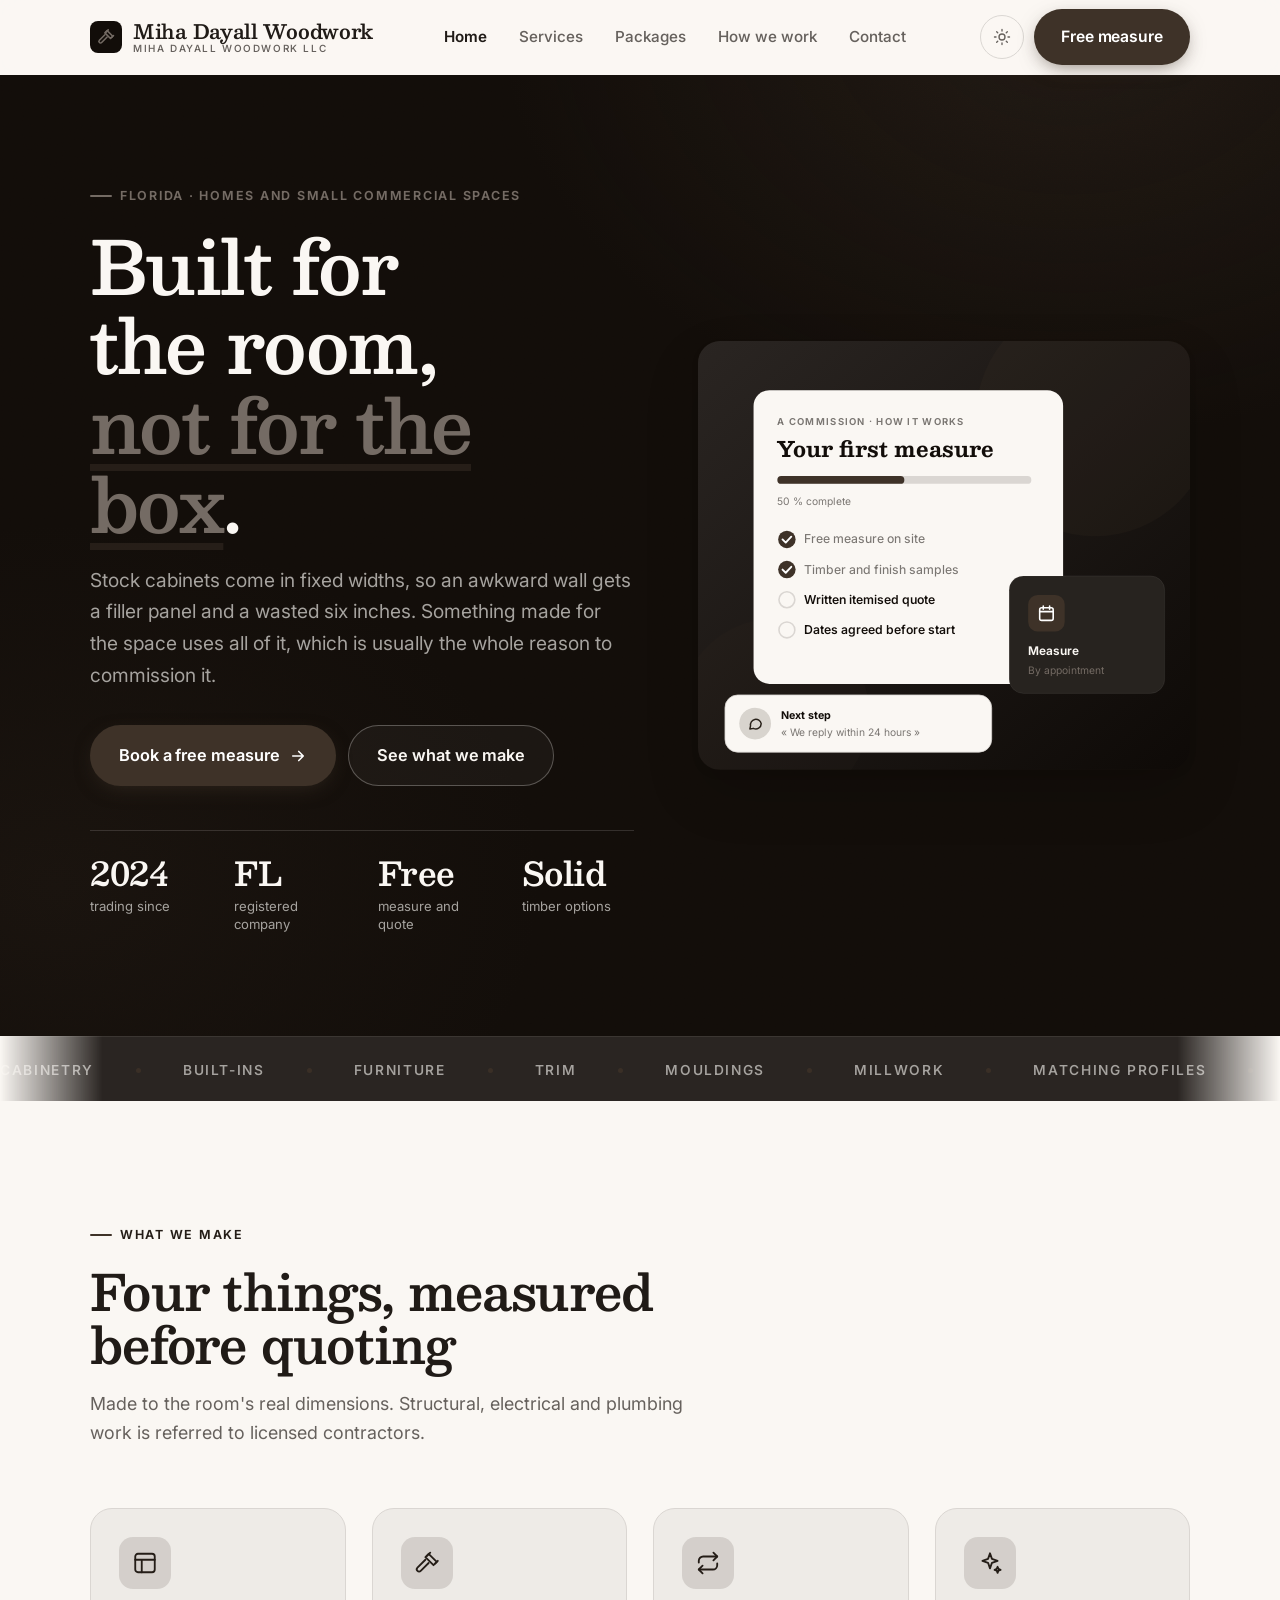
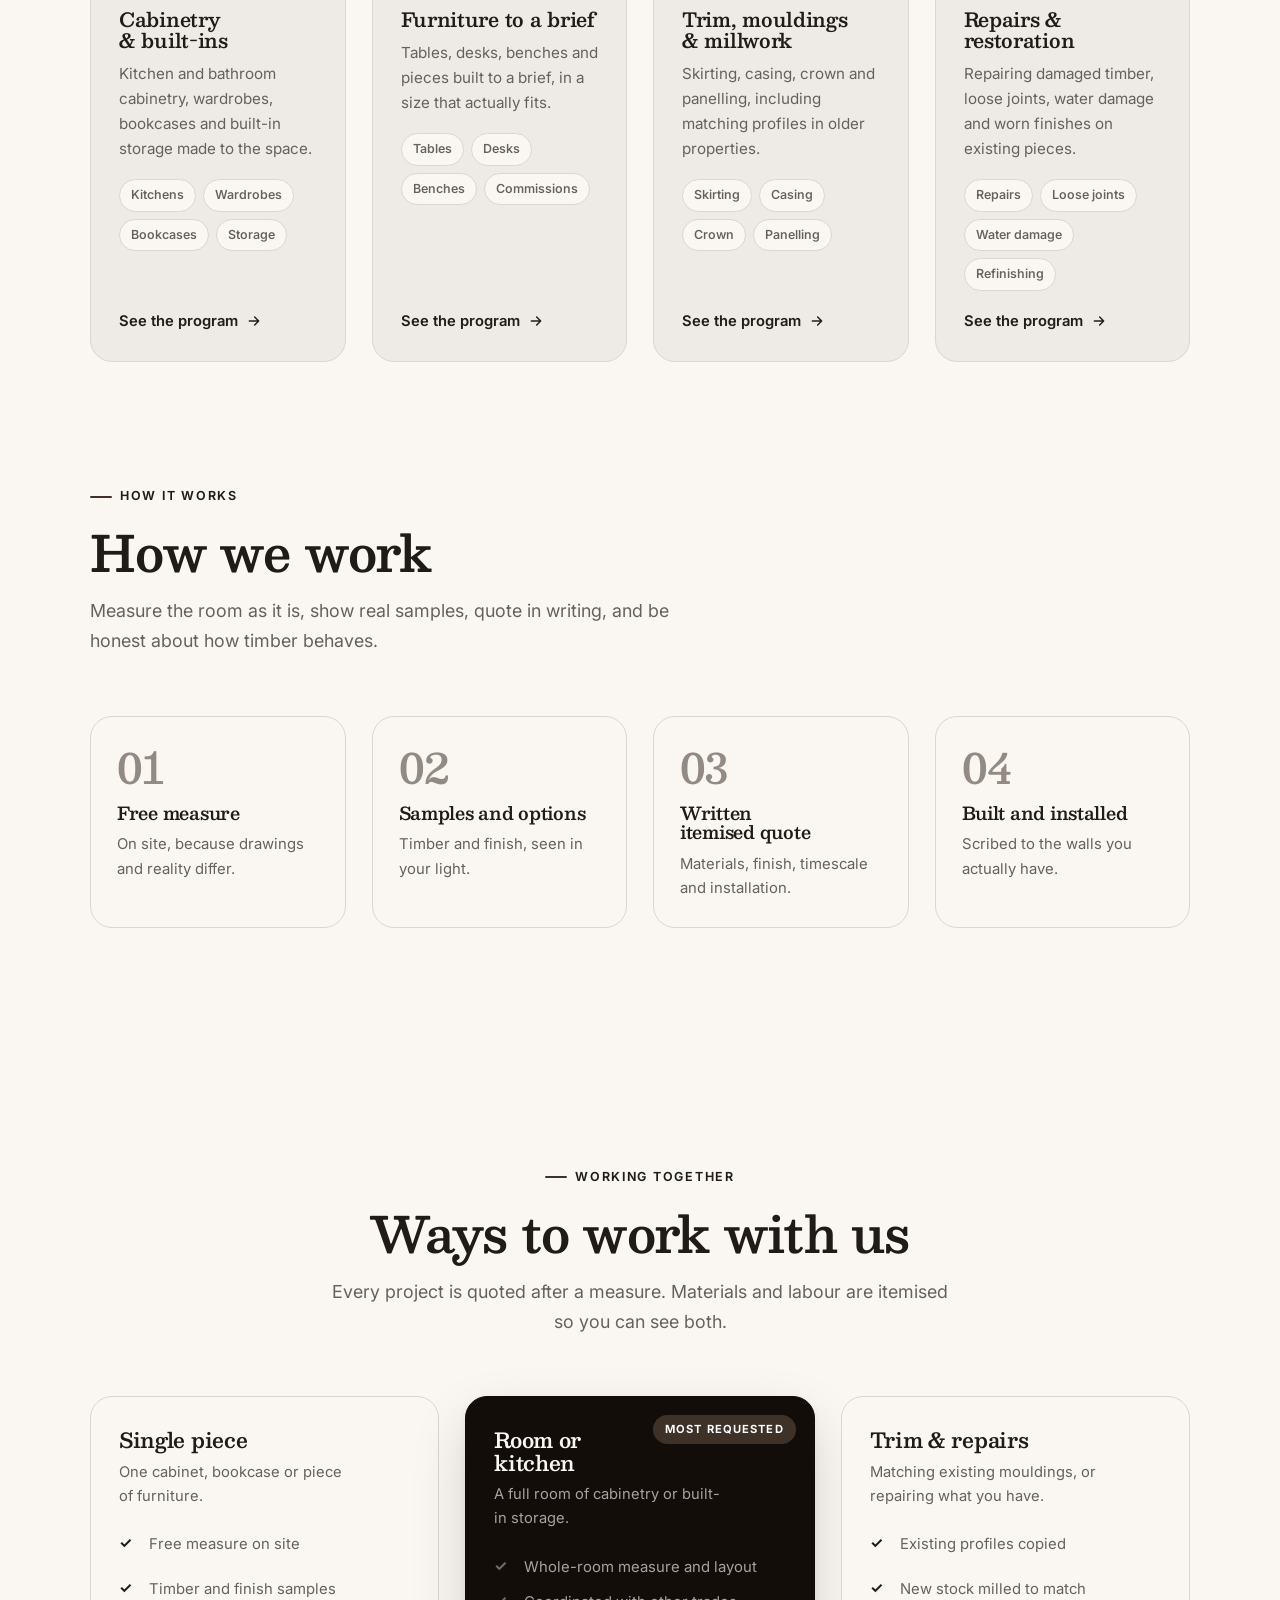
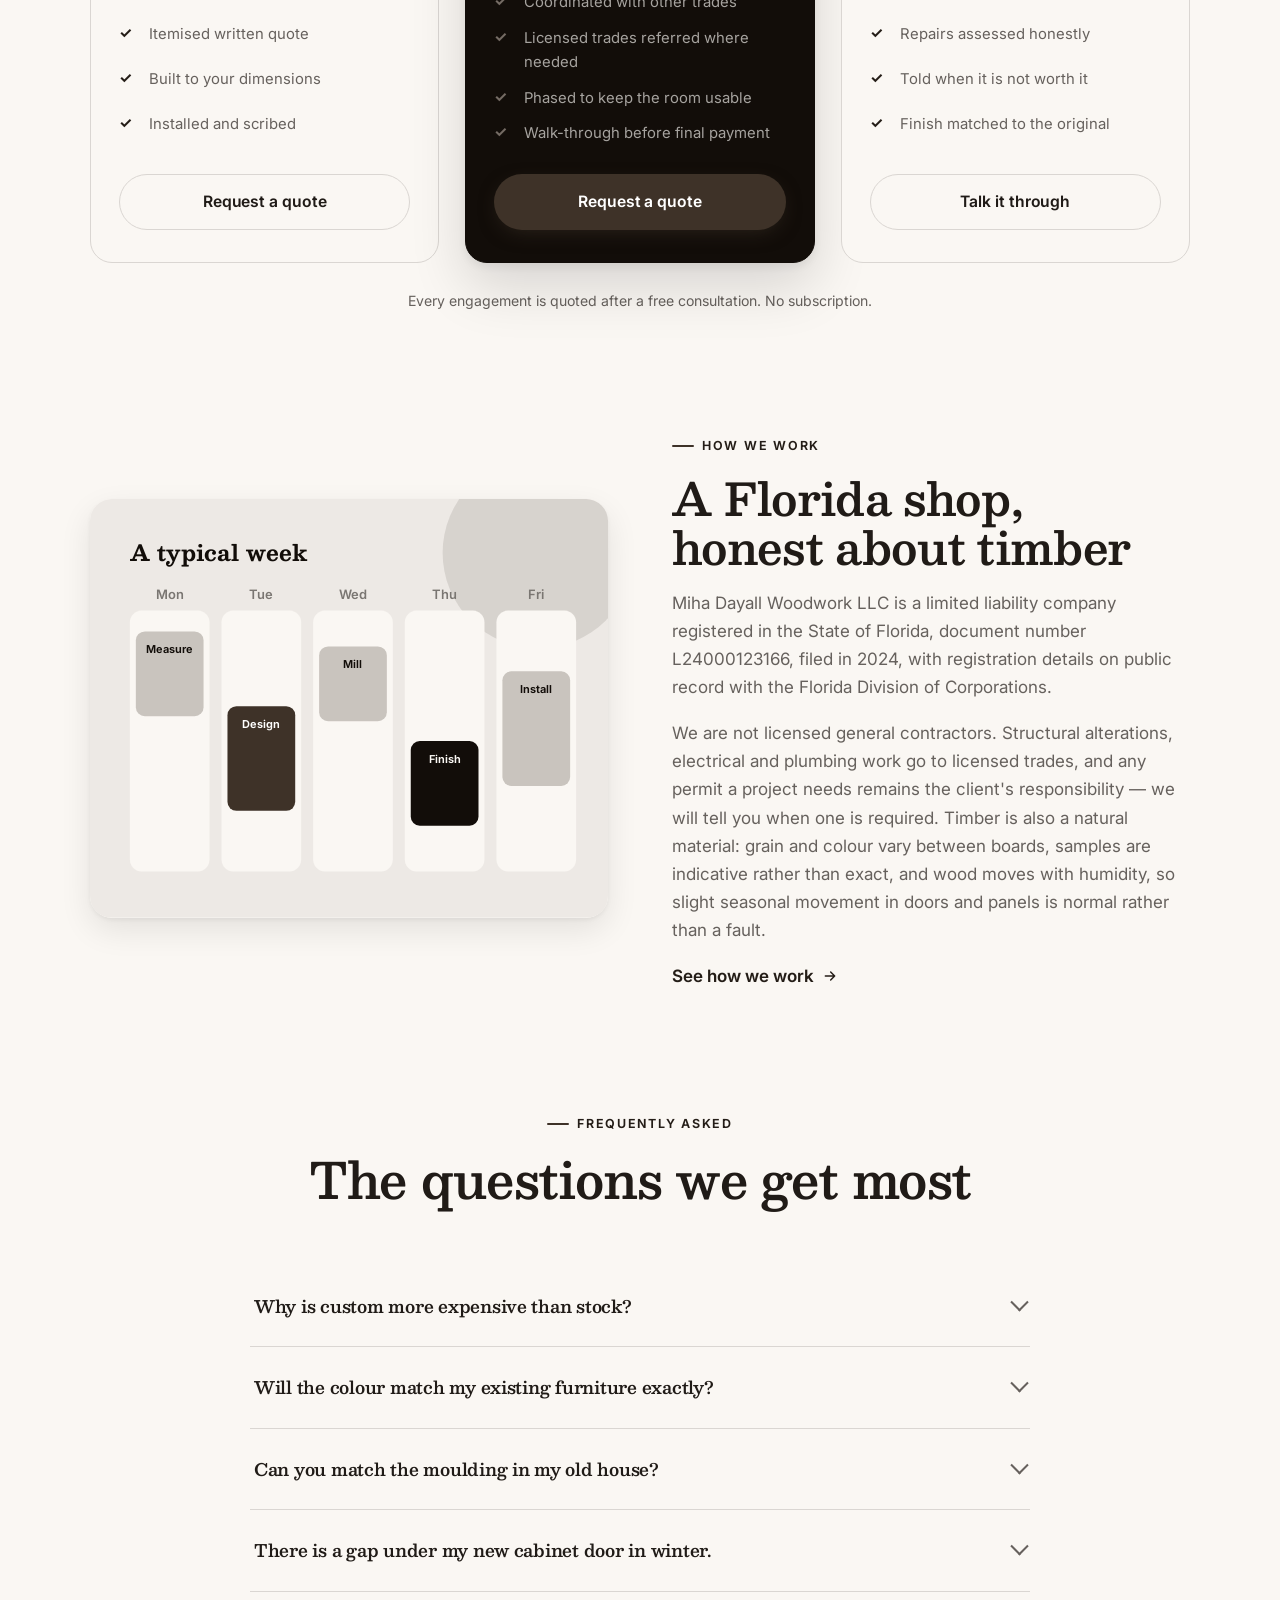
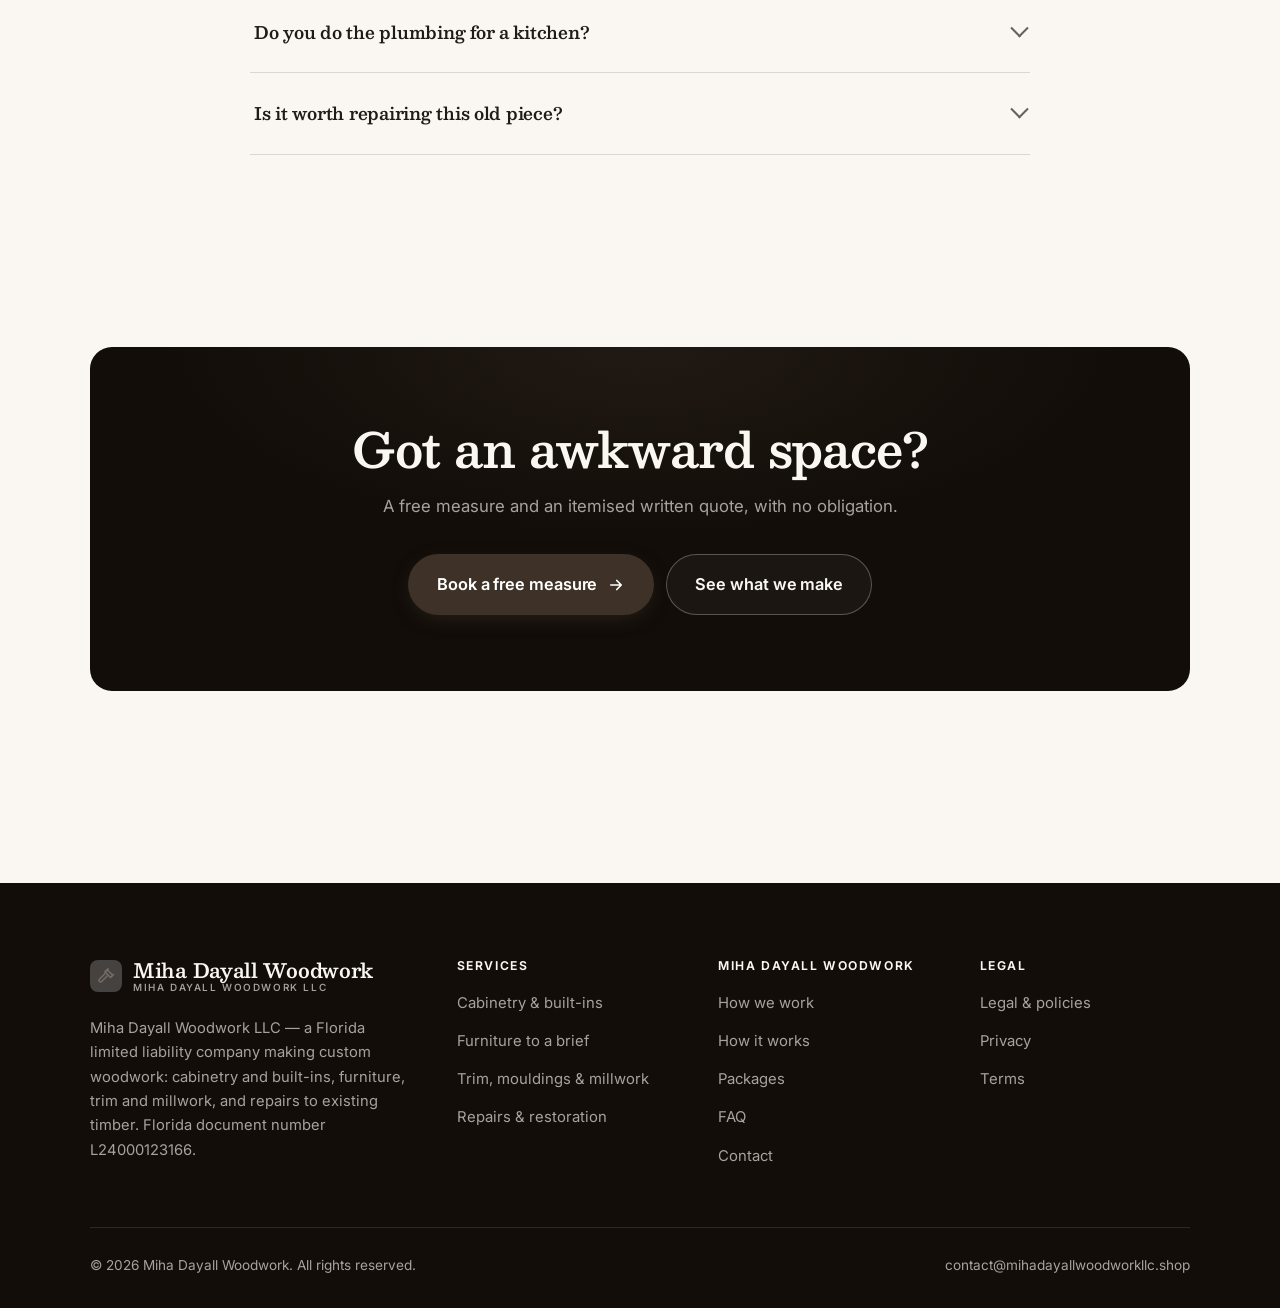
<file: index.html>
<!DOCTYPE html>
<html lang="en" class="no-js">
<head>
<meta charset="utf-8">
<meta name="viewport" content="width=device-width, initial-scale=1">
<title>Miha Dayall Woodwork LLC — custom cabinetry and woodwork</title>
<meta name="description" content="Miha Dayall Woodwork LLC, a Florida woodworking shop: custom cabinetry and built-ins, furniture, trim and millwork, and repairs to existing timber, measured and quoted on site.">
<link rel="canonical" href="https://mihadayallwoodworkllc.shop/">

<meta property="og:type" content="website">
<meta property="og:url" content="https://mihadayallwoodworkllc.shop/">
<meta property="og:site_name" content="Miha Dayall Woodwork">
<meta property="og:locale" content="en_US">
<meta property="og:title" content="Miha Dayall Woodwork LLC — custom cabinetry and woodwork">
<meta property="og:description" content="Miha Dayall Woodwork LLC, a Florida woodworking shop: custom cabinetry and built-ins, furniture, trim and millwork, and repairs to existing timber, measured and quoted on site.">
<meta name="theme-color" content="#120d09">

<link rel="icon" href="assets/img/favicon.svg" type="image/svg+xml">
<link rel="preconnect" href="https://fonts.googleapis.com">
<link rel="preconnect" href="https://fonts.gstatic.com" crossorigin>
<link rel="stylesheet" href="https://fonts.googleapis.com/css2?family=Besley:wght@400;600;700&family=Inter:wght@400..700&display=swap">
<link rel="stylesheet" href="assets/css/style.css">

<!-- Thème appliqué avant le premier rendu (évite le flash) -->
<script>
document.documentElement.classList.remove('no-js');
(function(){try{var t=localStorage.getItem('site-theme');if(t){document.documentElement.setAttribute('data-theme',t);}}catch(e){}})();
</script>
<script type="application/ld+json">
{
  "@context": "https://schema.org",
  "@type": "Organization",
  "name": "Miha Dayall Woodwork",
  "url": "https://mihadayallwoodworkllc.shop/",
  "email": "contact@mihadayallwoodworkllc.shop",
  "description": "Miha Dayall Woodwork LLC, a Florida woodworking shop: custom cabinetry and built-ins, furniture, trim and millwork, and repairs to existing timber, measured and quoted on site.",
  "areaServed": "US",
  "knowsLanguage": "en"
}
</script>
</head>

<body>
<a class="skip-link" href="#main">Skip to main content</a>

<header class="site-header">
  <nav class="wrap nav" aria-label="Main navigation">
    <a class="brand" href="index.html">
      <svg class="brand__mark" viewBox="0 0 64 64" aria-hidden="true">
        <rect class="bm-bg" width="64" height="64" rx="16"/>
        <g class="bm-ic" transform="translate(14 14) scale(1.5)" fill="none" stroke-width="2.1" stroke-linecap="round" stroke-linejoin="round"><path d="M13.5 3.5 21 11l-3 3-7.5-7.5z"/><path d="M10.5 9 3.2 16.3a2.1 2.1 0 0 0 3 3L13.5 12"/><path d="M15 2.5 12 5.5M19.5 12.5 22 10"/></g>
      </svg>
      <span>Miha Dayall Woodwork<span class="brand__sub">Miha Dayall Woodwork LLC</span></span>
    </a>

    <ul class="nav__links" id="nav-links">
      <li><a href="index.html" aria-current="page">Home</a></li>
      <li><a href="programs.html">Services</a></li>
      <li><a href="index.html#pricing">Packages</a></li>
      <li><a href="about.html">How we work</a></li>
      <li><a href="contact.html">Contact</a></li>
      <li><a class="btn btn--primary" href="contact.html">Free measure</a></li>
    </ul>

    <div class="nav__cta">
      <button class="theme-toggle" type="button" aria-label="Switch to dark theme">
        <svg class="icon-sun" viewBox="0 0 24 24" fill="none" stroke="currentColor" stroke-width="1.8" stroke-linecap="round" aria-hidden="true"><circle cx="12" cy="12" r="4"/><path d="M12 2v2m0 16v2M2 12h2m16 0h2M4.9 4.9l1.4 1.4m11.4 11.4 1.4 1.4M19.1 4.9l-1.4 1.4M6.3 17.7l-1.4 1.4"/></svg>
        <svg class="icon-moon" viewBox="0 0 24 24" fill="none" stroke="currentColor" stroke-width="1.8" stroke-linecap="round" stroke-linejoin="round" aria-hidden="true"><path d="M21 12.8A9 9 0 1 1 11.2 3a7 7 0 0 0 9.8 9.8z"/></svg>
      </button>
      <a class="btn btn--primary" href="contact.html">Free measure</a>
      <button class="nav__toggle" type="button" aria-expanded="false" aria-controls="nav-links" aria-label="Open menu">
        <svg class="icon-open" viewBox="0 0 24 24" fill="none" stroke="currentColor" stroke-width="2" stroke-linecap="round" aria-hidden="true"><path d="M3 6h18M3 12h18M3 18h18"/></svg>
        <svg class="icon-close" viewBox="0 0 24 24" fill="none" stroke="currentColor" stroke-width="2" stroke-linecap="round" aria-hidden="true"><path d="M6 6l12 12M18 6L6 18"/></svg>
      </button>
    </div>
  </nav>
</header>

<main id="main">

<section class="hero">
  <div class="wrap hero__inner">
    <div>
      <span class="eyebrow hero__eyebrow">Florida · Homes and small commercial spaces</span>
      <h1>Built for the room,<br> <em>not for the box</em>.</h1>
      <p class="hero__lede">Stock cabinets come in fixed widths, so an awkward wall gets a filler panel and a wasted six inches. Something made for the space uses all of it, which is usually the whole reason to commission it.</p>

      <div class="hero__actions">
        <a class="btn btn--primary btn--lg" href="contact.html">Book a free measure <svg viewBox="0 0 24 24" fill="none" stroke="currentColor" stroke-width="2.2" stroke-linecap="round" stroke-linejoin="round" aria-hidden="true"><path d="M5 12h14M13 6l6 6-6 6"/></svg></a>
        <a class="btn btn--on-dark btn--lg" href="programs.html">See what we make</a>
      </div>

      <ul class="hero__proof">
        <li><span class="stat__num">2024</span><span class="stat__label">trading since</span></li>
        <li><span class="stat__num">FL</span><span class="stat__label">registered company</span></li>
        <li><span class="stat__num">Free</span><span class="stat__label">measure and quote</span></li>
        <li><span class="stat__num">Solid</span><span class="stat__label">timber options</span></li>
      </ul>
    </div>

    <div class="hero__art">
      <svg viewBox="0 0 620 540" role="img" aria-label="How a woodwork commission works, from free measure to agreed dates.">
        <defs>
          <linearGradient id="hbg" x1="0" y1="0" x2="1" y2="1">
            <stop offset="0" stop-color="#2a2522"/><stop offset="1" stop-color="#0e0a07"/>
          </linearGradient>
        </defs>
        <rect width="620" height="540" rx="22" fill="url(#hbg)"/>
        <circle cx="500" cy="96" r="150" fill="#3e3228" opacity=".16"/>
        <circle cx="96" cy="470" r="120" fill="#3e3228" opacity=".08"/>

        <g style="font-family: var(--font-body)">
          <!-- Carte programme -->
          <rect x="70" y="62" width="390" height="370" rx="20" fill="#faf7f3"/>
          <text x="100" y="106" font-size="12" font-weight="650" letter-spacing="1.6" fill="#7a7672">A COMMISSION · HOW IT WORKS</text>
          <text x="100" y="146" font-size="27" font-weight="700" fill="#120d09" style="font-family: var(--font-display)">Your first measure</text>
          <rect x="100" y="170" width="320" height="10" rx="5" fill="#dad6d2"/>
          <rect x="100" y="170" width="160" height="10" rx="5" fill="#3e3228"/>
          <text x="100" y="206" font-size="13" fill="#7a7672">50 % complete</text>
          <circle cx="112" cy="250" r="11" fill="#3e3228"/><path d="M106.5 250l4 4 7-7.5" fill="none" stroke="#ffffff" stroke-width="2.4" stroke-linecap="round" stroke-linejoin="round"/><text x="134" y="255" font-size="15.5" fill="#7a7672" font-weight="450">Free measure on site</text>
          <circle cx="112" cy="288" r="11" fill="#3e3228"/><path d="M106.5 288l4 4 7-7.5" fill="none" stroke="#ffffff" stroke-width="2.4" stroke-linecap="round" stroke-linejoin="round"/><text x="134" y="293" font-size="15.5" fill="#7a7672" font-weight="450">Timber and finish samples</text>
          <circle cx="112" cy="326" r="10" fill="none" stroke="#dad6d2" stroke-width="2"/><text x="134" y="331" font-size="15.5" fill="#120d09" font-weight="560">Written itemised quote</text>
          <circle cx="112" cy="364" r="10" fill="none" stroke="#dad6d2" stroke-width="2"/><text x="134" y="369" font-size="15.5" fill="#120d09" font-weight="560">Dates agreed before start</text>

          <!-- Carte séance -->
          <rect x="392" y="296" width="196" height="148" rx="18" fill="#27231f" stroke="#ffffff" stroke-opacity=".08"/>
          <rect x="416" y="320" width="46" height="46" rx="12" fill="#3e3228"/>
          <g transform="translate(427 331)" fill="none" stroke="#ffffff" color="#ffffff" stroke-width="2" stroke-linecap="round" stroke-linejoin="round"><rect x="3.5" y="5" width="17" height="16" rx="2.5"/><path d="M8 3v4M16 3v4M3.5 10h17"/></g>
          <text x="416" y="396" font-size="15" font-weight="650" fill="#faf7f3">Measure</text>
          <text x="416" y="420" font-size="13" fill="#746b64">By appointment</text>

          <!-- Retour du coach -->
          <rect x="34" y="446" width="336" height="72" rx="16" fill="#faf7f3" stroke="#dad6d2"/>
          <circle cx="72" cy="482" r="20" fill="#d8d4ce"/>
          <g transform="translate(62 472) scale(.84)" fill="none" stroke="#28211a" stroke-width="2.2" stroke-linecap="round" stroke-linejoin="round"><path d="M21 12a8 8 0 0 1-11.6 7.1L4 20l1-4.6A8 8 0 1 1 21 12z"/></g>
          <text x="104" y="476" font-size="13.5" font-weight="700" fill="#120d09">Next step</text>
          <text x="104" y="498" font-size="13" fill="#7a7672">« We reply within 24 hours »</text>
        </g>
      </svg>
    </div>
  </div>
</section>

<div class="marquee" aria-hidden="true">
  <div class="marquee__track"><span>Cabinetry</span><span>Built-ins</span><span>Furniture</span><span>Trim</span><span>Mouldings</span><span>Millwork</span><span>Matching profiles</span><span>Repairs</span><span>Restoration</span><span>Solid timber</span><span>Cabinetry</span><span>Built-ins</span><span>Furniture</span><span>Trim</span><span>Mouldings</span><span>Millwork</span><span>Matching profiles</span><span>Repairs</span><span>Restoration</span><span>Solid timber</span></div>
</div>

<section class="section wrap" id="programs">
  <div class="section-head reveal">
    <span class="eyebrow">What we make</span>
    <h2>Four things, measured before quoting</h2>
    <p>Made to the room's real dimensions. Structural, electrical and plumbing work is referred to licensed contractors.</p>
  </div>
  <div class="grid grid--4 reveal-group">
    <a class="card" href="programs.html#cabinetry">
      <div class="card__icon"><svg viewBox="0 0 24 24" fill="none" stroke="currentColor" stroke-width="1.7" stroke-linecap="round" stroke-linejoin="round" aria-hidden="true"><rect x="3" y="3.5" width="18" height="17" rx="2.5"/><path d="M3 9h18M9 9v11.5"/></svg></div>
      <h3>Cabinetry &amp; built-ins</h3>
      <p>Kitchen and bathroom cabinetry, wardrobes, bookcases and built-in storage made to the space.</p>
      <ul class="tags"><li>Kitchens</li><li>Wardrobes</li><li>Bookcases</li><li>Storage</li></ul>
      <span class="arrow-link">See the program <svg viewBox="0 0 24 24" fill="none" stroke="currentColor" stroke-width="2.2" stroke-linecap="round" stroke-linejoin="round" aria-hidden="true"><path d="M5 12h14M13 6l6 6-6 6"/></svg></span>
    </a>
    <a class="card" href="programs.html#furniture">
      <div class="card__icon"><svg viewBox="0 0 24 24" fill="none" stroke="currentColor" stroke-width="1.7" stroke-linecap="round" stroke-linejoin="round" aria-hidden="true"><path d="M13.5 3.5 21 11l-3 3-7.5-7.5z"/><path d="M10.5 9 3.2 16.3a2.1 2.1 0 0 0 3 3L13.5 12"/><path d="M15 2.5 12 5.5M19.5 12.5 22 10"/></svg></div>
      <h3>Furniture to a brief</h3>
      <p>Tables, desks, benches and pieces built to a brief, in a size that actually fits.</p>
      <ul class="tags"><li>Tables</li><li>Desks</li><li>Benches</li><li>Commissions</li></ul>
      <span class="arrow-link">See the program <svg viewBox="0 0 24 24" fill="none" stroke="currentColor" stroke-width="2.2" stroke-linecap="round" stroke-linejoin="round" aria-hidden="true"><path d="M5 12h14M13 6l6 6-6 6"/></svg></span>
    </a>
    <a class="card" href="programs.html#trim">
      <div class="card__icon"><svg viewBox="0 0 24 24" fill="none" stroke="currentColor" stroke-width="1.7" stroke-linecap="round" stroke-linejoin="round" aria-hidden="true"><path d="M17 2.5l3.5 3.5L17 9.5"/><path d="M3.5 11.5V10A4 4 0 0 1 7.5 6h13M7 21.5 3.5 18 7 14.5"/><path d="M20.5 12.5V14a4 4 0 0 1-4 4h-13"/></svg></div>
      <h3>Trim, mouldings &amp; millwork</h3>
      <p>Skirting, casing, crown and panelling, including matching profiles in older properties.</p>
      <ul class="tags"><li>Skirting</li><li>Casing</li><li>Crown</li><li>Panelling</li></ul>
      <span class="arrow-link">See the program <svg viewBox="0 0 24 24" fill="none" stroke="currentColor" stroke-width="2.2" stroke-linecap="round" stroke-linejoin="round" aria-hidden="true"><path d="M5 12h14M13 6l6 6-6 6"/></svg></span>
    </a>
    <a class="card" href="programs.html#repair">
      <div class="card__icon"><svg viewBox="0 0 24 24" fill="none" stroke="currentColor" stroke-width="1.7" stroke-linecap="round" stroke-linejoin="round" aria-hidden="true"><path d="M12 3l1.8 5.2L19 10l-5.2 1.8L12 17l-1.8-5.2L5 10l5.2-1.8zM19 15.5l.8 2 2 .8-2 .8-.8 2-.8-2-2-.8 2-.8z"/></svg></div>
      <h3>Repairs &amp; restoration</h3>
      <p>Repairing damaged timber, loose joints, water damage and worn finishes on existing pieces.</p>
      <ul class="tags"><li>Repairs</li><li>Loose joints</li><li>Water damage</li><li>Refinishing</li></ul>
      <span class="arrow-link">See the program <svg viewBox="0 0 24 24" fill="none" stroke="currentColor" stroke-width="2.2" stroke-linecap="round" stroke-linejoin="round" aria-hidden="true"><path d="M5 12h14M13 6l6 6-6 6"/></svg></span>
    </a>
  </div>
</section>

<section class="section section--flush wrap" id="how-it-works">
  <div class="section-head reveal">
    <span class="eyebrow">How it works</span>
    <h2>How we work</h2>
    <p>Measure the room as it is, show real samples, quote in writing, and be honest about how timber behaves.</p>
  </div>
  <div class="grid grid--4 steps reveal-group">
    <article class="step">
      <h3>Free measure</h3>
      <p>On site, because drawings and reality differ.</p>
    </article>
    <article class="step">
      <h3>Samples and options</h3>
      <p>Timber and finish, seen in your light.</p>
    </article>
    <article class="step">
      <h3>Written itemised quote</h3>
      <p>Materials, finish, timescale and installation.</p>
    </article>
    <article class="step">
      <h3>Built and installed</h3>
      <p>Scribed to the walls you actually have.</p>
    </article>
  </div>
</section>

<section class="section wrap" id="pricing">
  <div class="section-head section-head--center reveal">
    <span class="eyebrow">Working together</span>
    <h2>Ways to work with us</h2>
    <p>Every project is quoted after a measure. Materials and labour are itemised so you can see both.</p>
  </div>
  <div class="grid grid--3 plans reveal-group">
    <article class="plan">
      
      <h3>Single piece</h3>
      <p class="plan__desc">One cabinet, bookcase or piece of furniture.</p>
      
      <ul class="plan__features">
        <li>Free measure on site</li>
        <li>Timber and finish samples</li>
        <li>Itemised written quote</li>
        <li>Built to your dimensions</li>
        <li>Installed and scribed</li>
      </ul>
      <a class="btn btn--ghost btn--block" href="contact.html">Request a quote</a>
    </article>
    <article class="plan plan--featured">
      <span class="plan__tag">Most requested</span>
      <h3>Room or kitchen</h3>
      <p class="plan__desc">A full room of cabinetry or built-in storage.</p>
      
      <ul class="plan__features">
        <li>Whole-room measure and layout</li>
        <li>Coordinated with other trades</li>
        <li>Licensed trades referred where needed</li>
        <li>Phased to keep the room usable</li>
        <li>Walk-through before final payment</li>
      </ul>
      <a class="btn btn--primary btn--block" href="contact.html">Request a quote</a>
    </article>
    <article class="plan">
      
      <h3>Trim &amp; repairs</h3>
      <p class="plan__desc">Matching existing mouldings, or repairing what you have.</p>
      
      <ul class="plan__features">
        <li>Existing profiles copied</li>
        <li>New stock milled to match</li>
        <li>Repairs assessed honestly</li>
        <li>Told when it is not worth it</li>
        <li>Finish matched to the original</li>
      </ul>
      <a class="btn btn--ghost btn--block" href="contact.html">Talk it through</a>
    </article>
  </div>
  <p class="plans-note">Every engagement is quoted after a free consultation. No subscription.</p>
</section>

<section class="section section--flush wrap">
  <div class="split reveal">
    <div class="split__art">
      <svg viewBox="0 0 520 420" role="img" aria-label="Example of a typical week: Measure, Design, Mill, Finish, Install.">
        <rect width="520" height="420" rx="20" fill="#ede9e5"/>
        <circle cx="450" cy="54" r="96" fill="#3e3228" opacity=".12"/>
        <g style="font-family: var(--font-body)">
        <text x="40" y="62" font-size="22" font-weight="700" fill="#120d09" style="font-family: var(--font-display)">A typical week</text>
        <text x="80" y="100" text-anchor="middle" font-size="13" font-weight="600" fill="#7a7672">Mon</text>
        <rect x="40" y="112" width="80" height="262" rx="12" fill="#faf7f3"/>
        <rect x="46" y="133" width="68" height="85" rx="9" fill="#c9c4be"/>
        <text x="80" y="155" text-anchor="middle" font-size="11" font-weight="650" fill="#120d09">Measure</text>
        <text x="172" y="100" text-anchor="middle" font-size="13" font-weight="600" fill="#7a7672">Tue</text>
        <rect x="132" y="112" width="80" height="262" rx="12" fill="#faf7f3"/>
        <rect x="138" y="208" width="68" height="105" rx="9" fill="#3e3228"/>
        <text x="172" y="230" text-anchor="middle" font-size="11" font-weight="650" fill="#ffffff">Design</text>
        <text x="264" y="100" text-anchor="middle" font-size="13" font-weight="600" fill="#7a7672">Wed</text>
        <rect x="224" y="112" width="80" height="262" rx="12" fill="#faf7f3"/>
        <rect x="230" y="148" width="68" height="75" rx="9" fill="#c9c4be"/>
        <text x="264" y="170" text-anchor="middle" font-size="11" font-weight="650" fill="#120d09">Mill</text>
        <text x="356" y="100" text-anchor="middle" font-size="13" font-weight="600" fill="#7a7672">Thu</text>
        <rect x="316" y="112" width="80" height="262" rx="12" fill="#faf7f3"/>
        <rect x="322" y="243" width="68" height="85" rx="9" fill="#120d09"/>
        <text x="356" y="265" text-anchor="middle" font-size="11" font-weight="650" fill="#faf7f3">Finish</text>
        <text x="448" y="100" text-anchor="middle" font-size="13" font-weight="600" fill="#7a7672">Fri</text>
        <rect x="408" y="112" width="80" height="262" rx="12" fill="#faf7f3"/>
        <rect x="414" y="173" width="68" height="115" rx="9" fill="#c9c4be"/>
        <text x="448" y="195" text-anchor="middle" font-size="11" font-weight="650" fill="#120d09">Install</text>
        </g>
      </svg>
    </div>
    <div>
      <span class="eyebrow">How we work</span>
      <h2>A Florida shop, honest about timber</h2>
      <p>Miha Dayall Woodwork LLC is a limited liability company registered in the State of Florida, document number L24000123166, filed in 2024, with registration details on public record with the Florida Division of Corporations.</p>
      <p>We are not licensed general contractors. Structural alterations, electrical and plumbing work go to licensed trades, and any permit a project needs remains the client's responsibility — we will tell you when one is required. Timber is also a natural material: grain and colour vary between boards, samples are indicative rather than exact, and wood moves with humidity, so slight seasonal movement in doors and panels is normal rather than a fault.</p>
      <p><a class="arrow-link" href="about.html">See how we work <svg viewBox="0 0 24 24" fill="none" stroke="currentColor" stroke-width="2.2" stroke-linecap="round" stroke-linejoin="round" aria-hidden="true"><path d="M5 12h14M13 6l6 6-6 6"/></svg></a></p>
    </div>
  </div>
</section>

<section class="section section--flush wrap" id="faq">
  <div class="section-head section-head--center reveal">
    <span class="eyebrow">Frequently asked</span>
    <h2>The questions we get most</h2>
  </div>
  <div class="faq reveal">
    <details>
      <summary>Why is custom more expensive than stock?</summary>
      <p>Often it is, and sometimes it is not once fillers, wasted space and replacement cycles are counted. We will tell you honestly when stock would serve you better for the money.</p>
    </details>
    <details>
      <summary>Will the colour match my existing furniture exactly?</summary>
      <p>Close, rarely exact. Timber varies board to board and finishes age differently. We will show you samples in your own light and be clear about what is achievable.</p>
    </details>
    <details>
      <summary>Can you match the moulding in my old house?</summary>
      <p>Usually, from a short sample length. Older profiles have not been made commercially for decades, so copying the existing one is the only way to blend a repair or extension.</p>
    </details>
    <details>
      <summary>There is a gap under my new cabinet door in winter.</summary>
      <p>That is wood moving with humidity, and it is normal rather than a defect. Designs allow for it, and it usually closes again as the season changes.</p>
    </details>
    <details>
      <summary>Do you do the plumbing for a kitchen?</summary>
      <p>No. We refer plumbing and electrical to licensed contractors and coordinate the timings so the trades are not tripping over each other.</p>
    </details>
    <details>
      <summary>Is it worth repairing this old piece?</summary>
      <p>Sometimes very much so, and sometimes not. We will tell you which, even when the answer means no work for us.</p>
    </details>
  </div>
</section>

<section class="wrap section--tight">
  <div class="cta-band reveal">
    <h2>Got an awkward space?</h2>
    <p>A free measure and an itemised written quote, with no obligation.</p>
    <div class="hero__actions">
      <a class="btn btn--primary btn--lg" href="contact.html">Book a free measure <svg viewBox="0 0 24 24" fill="none" stroke="currentColor" stroke-width="2.2" stroke-linecap="round" stroke-linejoin="round" aria-hidden="true"><path d="M5 12h14M13 6l6 6-6 6"/></svg></a>
      <a class="btn btn--on-dark btn--lg" href="programs.html">See what we make</a>
    </div>
  </div>
</section>

</main>

<footer class="site-footer">
  <div class="wrap">
    <div class="footer__grid">
      <div class="footer__brand">
        <a class="brand" href="index.html">
          <svg class="brand__mark" viewBox="0 0 64 64" aria-hidden="true">
        <rect class="bm-bg" width="64" height="64" rx="16"/>
        <g class="bm-ic" transform="translate(14 14) scale(1.5)" fill="none" stroke-width="2.1" stroke-linecap="round" stroke-linejoin="round"><path d="M13.5 3.5 21 11l-3 3-7.5-7.5z"/><path d="M10.5 9 3.2 16.3a2.1 2.1 0 0 0 3 3L13.5 12"/><path d="M15 2.5 12 5.5M19.5 12.5 22 10"/></g>
      </svg>
          <span>Miha Dayall Woodwork<span class="brand__sub">Miha Dayall Woodwork LLC</span></span>
        </a>
        <p>Miha Dayall Woodwork LLC — a Florida limited liability company making custom woodwork: cabinetry and built-ins, furniture, trim and millwork, and repairs to existing timber. Florida document number L24000123166.</p>
      </div>

      <div class="footer__col">
        <h4>Services</h4>
        <ul>
          <li><a href="programs.html#cabinetry">Cabinetry &amp; built-ins</a></li>
          <li><a href="programs.html#furniture">Furniture to a brief</a></li>
          <li><a href="programs.html#trim">Trim, mouldings &amp; millwork</a></li>
          <li><a href="programs.html#repair">Repairs &amp; restoration</a></li>
        </ul>
      </div>

      <div class="footer__col">
        <h4>Miha Dayall Woodwork</h4>
        <ul>
          <li><a href="about.html">How we work</a></li>
          <li><a href="index.html#how-it-works">How it works</a></li>
          <li><a href="index.html#pricing">Packages</a></li>
          <li><a href="index.html#faq">FAQ</a></li>
          <li><a href="contact.html">Contact</a></li>
        </ul>
      </div>

      <div class="footer__col">
        <h4>Legal</h4>
        <ul>
          <li><a href="legal.html">Legal &amp; policies</a></li>
          <li><a href="legal.html#privacy">Privacy</a></li>
          <li><a href="legal.html#terms">Terms</a></li>
        </ul>
      </div>
    </div>

    <div class="footer__bottom">
      <p>© <span data-year>2026</span> Miha Dayall Woodwork. All rights reserved.</p>
      <p><a href="mailto:contact@mihadayallwoodworkllc.shop">contact@mihadayallwoodworkllc.shop</a></p>
    </div>
  </div>
</footer>

<script src="assets/js/main.js" defer></script>
</body>
</html>
</file>
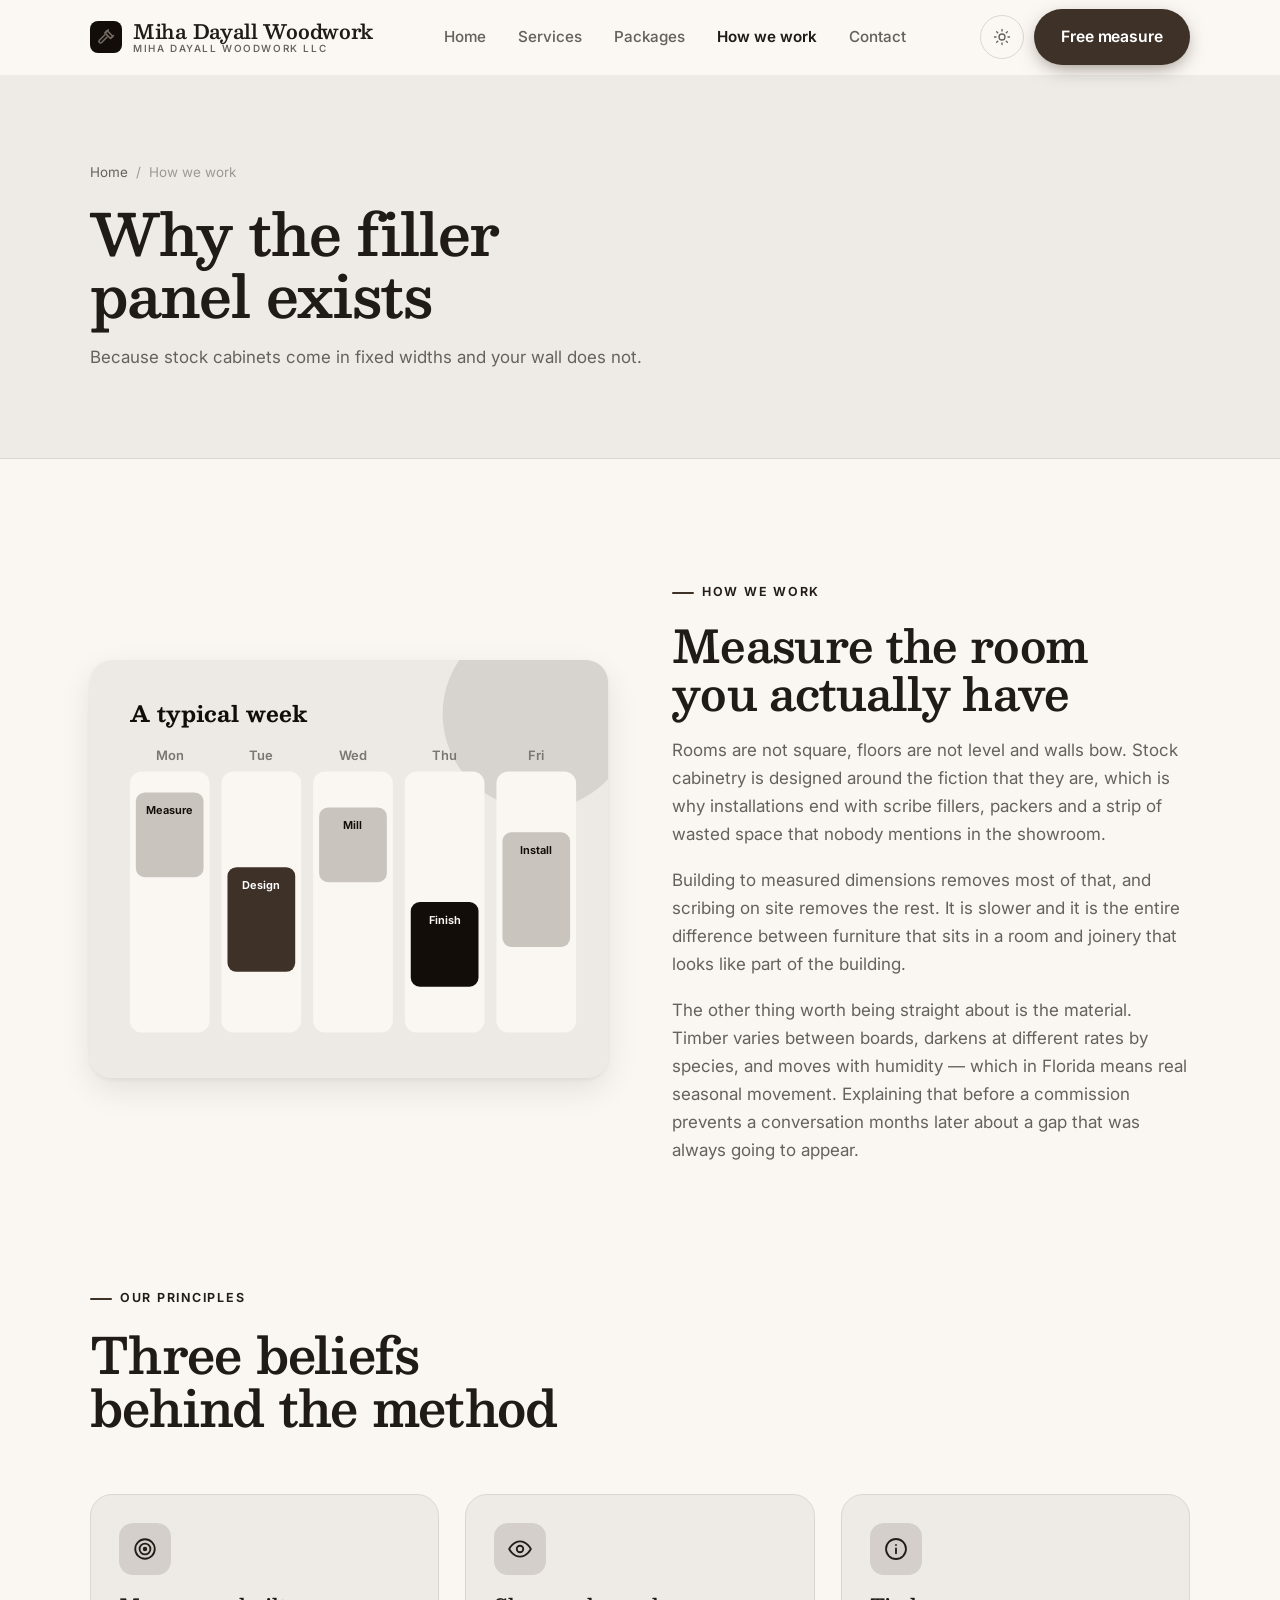
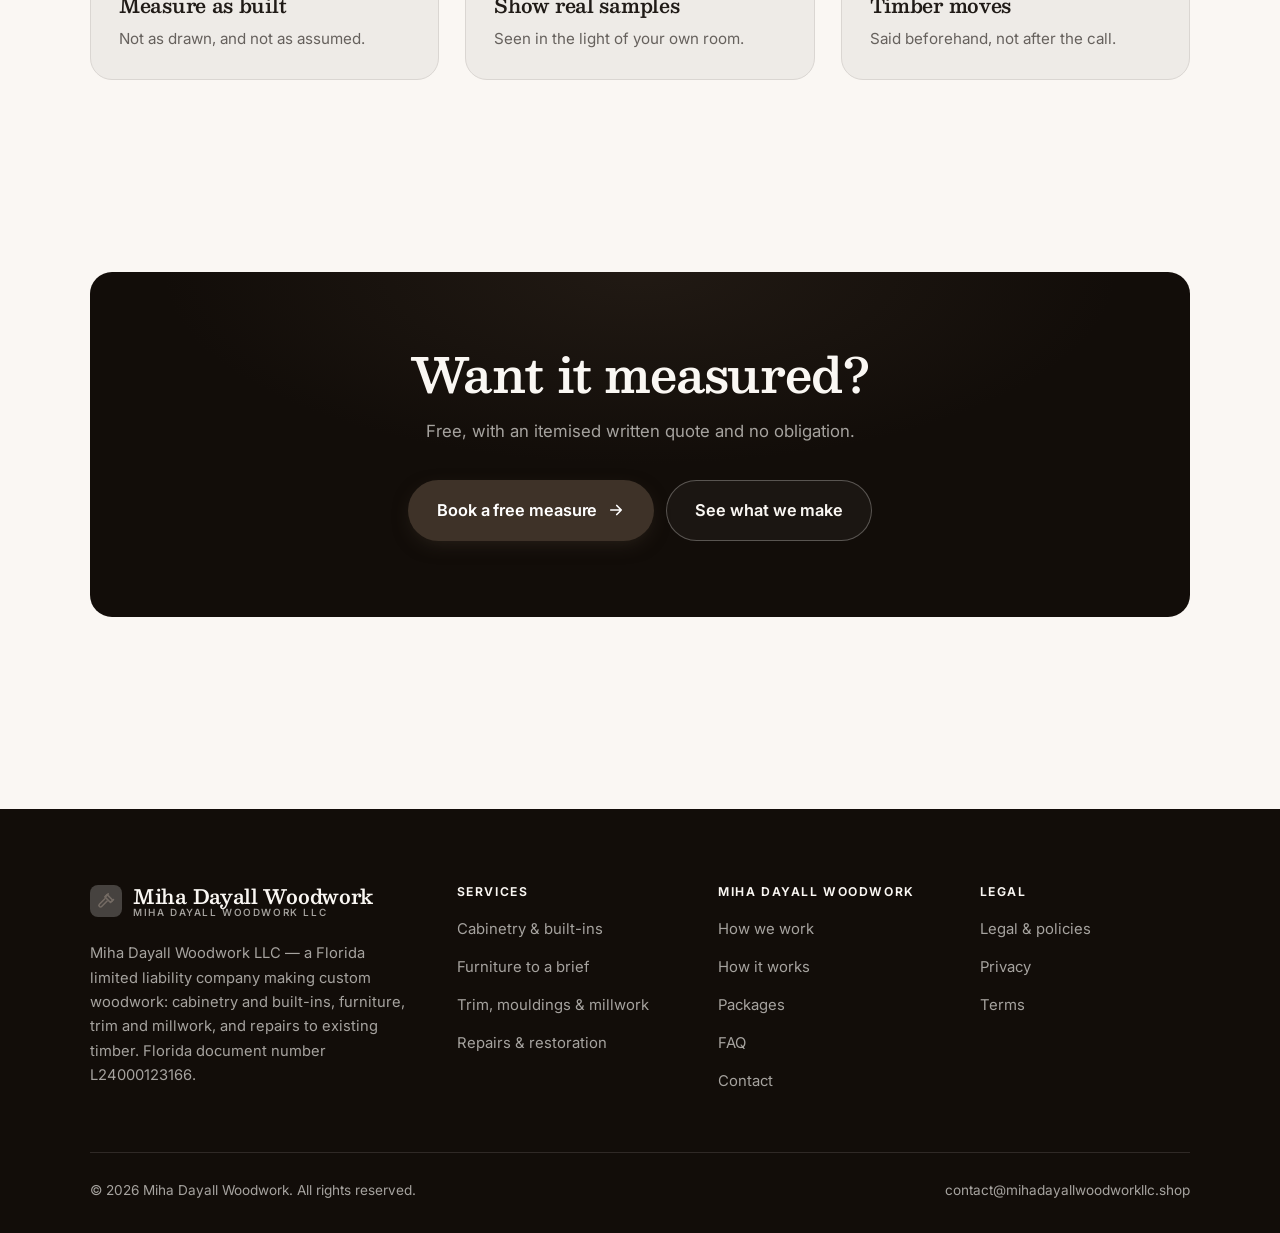
<file: about.html>
<!DOCTYPE html>
<html lang="en" class="no-js">
<head>
<meta charset="utf-8">
<meta name="viewport" content="width=device-width, initial-scale=1">
<title>How we work — Miha Dayall Woodwork</title>
<meta name="description" content="About Miha Dayall Woodwork LLC, a Florida custom woodworking shop, document number L24000123166.">
<link rel="canonical" href="https://mihadayallwoodworkllc.shop/about.html">

<meta property="og:type" content="website">
<meta property="og:url" content="https://mihadayallwoodworkllc.shop/about.html">
<meta property="og:site_name" content="Miha Dayall Woodwork">
<meta property="og:locale" content="en_US">
<meta property="og:title" content="How we work — Miha Dayall Woodwork">
<meta property="og:description" content="About Miha Dayall Woodwork LLC, a Florida custom woodworking shop, document number L24000123166.">
<meta name="theme-color" content="#120d09">

<link rel="icon" href="assets/img/favicon.svg" type="image/svg+xml">
<link rel="preconnect" href="https://fonts.googleapis.com">
<link rel="preconnect" href="https://fonts.gstatic.com" crossorigin>
<link rel="stylesheet" href="https://fonts.googleapis.com/css2?family=Besley:wght@400;600;700&family=Inter:wght@400..700&display=swap">
<link rel="stylesheet" href="assets/css/style.css">

<!-- Thème appliqué avant le premier rendu (évite le flash) -->
<script>
document.documentElement.classList.remove('no-js');
(function(){try{var t=localStorage.getItem('site-theme');if(t){document.documentElement.setAttribute('data-theme',t);}}catch(e){}})();
</script>
</head>

<body>
<a class="skip-link" href="#main">Skip to main content</a>

<header class="site-header">
  <nav class="wrap nav" aria-label="Main navigation">
    <a class="brand" href="index.html">
      <svg class="brand__mark" viewBox="0 0 64 64" aria-hidden="true">
        <rect class="bm-bg" width="64" height="64" rx="16"/>
        <g class="bm-ic" transform="translate(14 14) scale(1.5)" fill="none" stroke-width="2.1" stroke-linecap="round" stroke-linejoin="round"><path d="M13.5 3.5 21 11l-3 3-7.5-7.5z"/><path d="M10.5 9 3.2 16.3a2.1 2.1 0 0 0 3 3L13.5 12"/><path d="M15 2.5 12 5.5M19.5 12.5 22 10"/></g>
      </svg>
      <span>Miha Dayall Woodwork<span class="brand__sub">Miha Dayall Woodwork LLC</span></span>
    </a>

    <ul class="nav__links" id="nav-links">
      <li><a href="index.html">Home</a></li>
      <li><a href="programs.html">Services</a></li>
      <li><a href="index.html#pricing">Packages</a></li>
      <li><a href="about.html" aria-current="page">How we work</a></li>
      <li><a href="contact.html">Contact</a></li>
      <li><a class="btn btn--primary" href="contact.html">Free measure</a></li>
    </ul>

    <div class="nav__cta">
      <button class="theme-toggle" type="button" aria-label="Switch to dark theme">
        <svg class="icon-sun" viewBox="0 0 24 24" fill="none" stroke="currentColor" stroke-width="1.8" stroke-linecap="round" aria-hidden="true"><circle cx="12" cy="12" r="4"/><path d="M12 2v2m0 16v2M2 12h2m16 0h2M4.9 4.9l1.4 1.4m11.4 11.4 1.4 1.4M19.1 4.9l-1.4 1.4M6.3 17.7l-1.4 1.4"/></svg>
        <svg class="icon-moon" viewBox="0 0 24 24" fill="none" stroke="currentColor" stroke-width="1.8" stroke-linecap="round" stroke-linejoin="round" aria-hidden="true"><path d="M21 12.8A9 9 0 1 1 11.2 3a7 7 0 0 0 9.8 9.8z"/></svg>
      </button>
      <a class="btn btn--primary" href="contact.html">Free measure</a>
      <button class="nav__toggle" type="button" aria-expanded="false" aria-controls="nav-links" aria-label="Open menu">
        <svg class="icon-open" viewBox="0 0 24 24" fill="none" stroke="currentColor" stroke-width="2" stroke-linecap="round" aria-hidden="true"><path d="M3 6h18M3 12h18M3 18h18"/></svg>
        <svg class="icon-close" viewBox="0 0 24 24" fill="none" stroke="currentColor" stroke-width="2" stroke-linecap="round" aria-hidden="true"><path d="M6 6l12 12M18 6L6 18"/></svg>
      </button>
    </div>
  </nav>
</header>

<main id="main">

<section class="page-head">
  <div class="wrap">
    <nav class="breadcrumb" aria-label="Breadcrumb">
      <a href="index.html">Home</a><span>/</span><span aria-current="page">How we work</span>
    </nav>
    <h1>Why the filler panel exists</h1>
    <p>Because stock cabinets come in fixed widths and your wall does not.</p>
  </div>
</section>

<section class="section wrap">
  <div class="split reveal">
    <div class="split__art">
      <svg viewBox="0 0 520 420" role="img" aria-label="Example of a typical week: Measure, Design, Mill, Finish, Install.">
        <rect width="520" height="420" rx="20" fill="#ede9e5"/>
        <circle cx="450" cy="54" r="96" fill="#3e3228" opacity=".12"/>
        <g style="font-family: var(--font-body)">
        <text x="40" y="62" font-size="22" font-weight="700" fill="#120d09" style="font-family: var(--font-display)">A typical week</text>
        <text x="80" y="100" text-anchor="middle" font-size="13" font-weight="600" fill="#7a7672">Mon</text>
        <rect x="40" y="112" width="80" height="262" rx="12" fill="#faf7f3"/>
        <rect x="46" y="133" width="68" height="85" rx="9" fill="#c9c4be"/>
        <text x="80" y="155" text-anchor="middle" font-size="11" font-weight="650" fill="#120d09">Measure</text>
        <text x="172" y="100" text-anchor="middle" font-size="13" font-weight="600" fill="#7a7672">Tue</text>
        <rect x="132" y="112" width="80" height="262" rx="12" fill="#faf7f3"/>
        <rect x="138" y="208" width="68" height="105" rx="9" fill="#3e3228"/>
        <text x="172" y="230" text-anchor="middle" font-size="11" font-weight="650" fill="#ffffff">Design</text>
        <text x="264" y="100" text-anchor="middle" font-size="13" font-weight="600" fill="#7a7672">Wed</text>
        <rect x="224" y="112" width="80" height="262" rx="12" fill="#faf7f3"/>
        <rect x="230" y="148" width="68" height="75" rx="9" fill="#c9c4be"/>
        <text x="264" y="170" text-anchor="middle" font-size="11" font-weight="650" fill="#120d09">Mill</text>
        <text x="356" y="100" text-anchor="middle" font-size="13" font-weight="600" fill="#7a7672">Thu</text>
        <rect x="316" y="112" width="80" height="262" rx="12" fill="#faf7f3"/>
        <rect x="322" y="243" width="68" height="85" rx="9" fill="#120d09"/>
        <text x="356" y="265" text-anchor="middle" font-size="11" font-weight="650" fill="#faf7f3">Finish</text>
        <text x="448" y="100" text-anchor="middle" font-size="13" font-weight="600" fill="#7a7672">Fri</text>
        <rect x="408" y="112" width="80" height="262" rx="12" fill="#faf7f3"/>
        <rect x="414" y="173" width="68" height="115" rx="9" fill="#c9c4be"/>
        <text x="448" y="195" text-anchor="middle" font-size="11" font-weight="650" fill="#120d09">Install</text>
        </g>
      </svg>
    </div>
    <div>
      <span class="eyebrow">How we work</span>
      <h2>Measure the room you actually have</h2>
      <p>Rooms are not square, floors are not level and walls bow. Stock cabinetry is designed around the fiction that they are, which is why installations end with scribe fillers, packers and a strip of wasted space that nobody mentions in the showroom.</p>
      <p>Building to measured dimensions removes most of that, and scribing on site removes the rest. It is slower and it is the entire difference between furniture that sits in a room and joinery that looks like part of the building.</p>
      <p>The other thing worth being straight about is the material. Timber varies between boards, darkens at different rates by species, and moves with humidity — which in Florida means real seasonal movement. Explaining that before a commission prevents a conversation months later about a gap that was always going to appear.</p>
      <!--
        TO DO: add a short introduction of the coach (name, real background),
        with a photo if possible. Do not invent credentials — see README.md.
      -->
    </div>
  </div>
</section>

<section class="section section--flush wrap">
  <div class="section-head reveal">
    <span class="eyebrow">Our principles</span>
    <h2>Three beliefs behind the method</h2>
  </div>
  <div class="grid grid--3 reveal-group">
    <article class="card">
      <div class="card__icon"><svg viewBox="0 0 24 24" fill="none" stroke="currentColor" stroke-width="1.7" stroke-linecap="round" stroke-linejoin="round" aria-hidden="true"><circle cx="12" cy="12" r="9"/><circle cx="12" cy="12" r="5"/><circle cx="12" cy="12" r="1.2" fill="currentColor"/></svg></div>
      <h3>Measure as built</h3>
      <p>Not as drawn, and not as assumed.</p>
    </article>
    <article class="card">
      <div class="card__icon"><svg viewBox="0 0 24 24" fill="none" stroke="currentColor" stroke-width="1.7" stroke-linecap="round" stroke-linejoin="round" aria-hidden="true"><path d="M2 12s3.6-7 10-7 10 7 10 7-3.6 7-10 7S2 12 2 12z"/><circle cx="12" cy="12" r="3"/></svg></div>
      <h3>Show real samples</h3>
      <p>Seen in the light of your own room.</p>
    </article>
    <article class="card">
      <div class="card__icon"><svg viewBox="0 0 24 24" fill="none" stroke="currentColor" stroke-width="1.7" stroke-linecap="round" stroke-linejoin="round" aria-hidden="true"><circle cx="12" cy="12" r="9.2"/><path d="M12 16v-4.5M12 8.2v.1"/></svg></div>
      <h3>Timber moves</h3>
      <p>Said beforehand, not after the call.</p>
    </article>
  </div>
</section>

<section class="wrap section--tight">
  <div class="cta-band reveal">
    <h2>Want it measured?</h2>
    <p>Free, with an itemised written quote and no obligation.</p>
    <div class="hero__actions">
      <a class="btn btn--primary btn--lg" href="contact.html">Book a free measure <svg viewBox="0 0 24 24" fill="none" stroke="currentColor" stroke-width="2.2" stroke-linecap="round" stroke-linejoin="round" aria-hidden="true"><path d="M5 12h14M13 6l6 6-6 6"/></svg></a>
      <a class="btn btn--on-dark btn--lg" href="programs.html">See what we make</a>
    </div>
  </div>
</section>

</main>

<footer class="site-footer">
  <div class="wrap">
    <div class="footer__grid">
      <div class="footer__brand">
        <a class="brand" href="index.html">
          <svg class="brand__mark" viewBox="0 0 64 64" aria-hidden="true">
        <rect class="bm-bg" width="64" height="64" rx="16"/>
        <g class="bm-ic" transform="translate(14 14) scale(1.5)" fill="none" stroke-width="2.1" stroke-linecap="round" stroke-linejoin="round"><path d="M13.5 3.5 21 11l-3 3-7.5-7.5z"/><path d="M10.5 9 3.2 16.3a2.1 2.1 0 0 0 3 3L13.5 12"/><path d="M15 2.5 12 5.5M19.5 12.5 22 10"/></g>
      </svg>
          <span>Miha Dayall Woodwork<span class="brand__sub">Miha Dayall Woodwork LLC</span></span>
        </a>
        <p>Miha Dayall Woodwork LLC — a Florida limited liability company making custom woodwork: cabinetry and built-ins, furniture, trim and millwork, and repairs to existing timber. Florida document number L24000123166.</p>
      </div>

      <div class="footer__col">
        <h4>Services</h4>
        <ul>
          <li><a href="programs.html#cabinetry">Cabinetry &amp; built-ins</a></li>
          <li><a href="programs.html#furniture">Furniture to a brief</a></li>
          <li><a href="programs.html#trim">Trim, mouldings &amp; millwork</a></li>
          <li><a href="programs.html#repair">Repairs &amp; restoration</a></li>
        </ul>
      </div>

      <div class="footer__col">
        <h4>Miha Dayall Woodwork</h4>
        <ul>
          <li><a href="about.html">How we work</a></li>
          <li><a href="index.html#how-it-works">How it works</a></li>
          <li><a href="index.html#pricing">Packages</a></li>
          <li><a href="index.html#faq">FAQ</a></li>
          <li><a href="contact.html">Contact</a></li>
        </ul>
      </div>

      <div class="footer__col">
        <h4>Legal</h4>
        <ul>
          <li><a href="legal.html">Legal &amp; policies</a></li>
          <li><a href="legal.html#privacy">Privacy</a></li>
          <li><a href="legal.html#terms">Terms</a></li>
        </ul>
      </div>
    </div>

    <div class="footer__bottom">
      <p>© <span data-year>2026</span> Miha Dayall Woodwork. All rights reserved.</p>
      <p><a href="mailto:contact@mihadayallwoodworkllc.shop">contact@mihadayallwoodworkllc.shop</a></p>
    </div>
  </div>
</footer>

<script src="assets/js/main.js" defer></script>
</body>
</html>
</file>
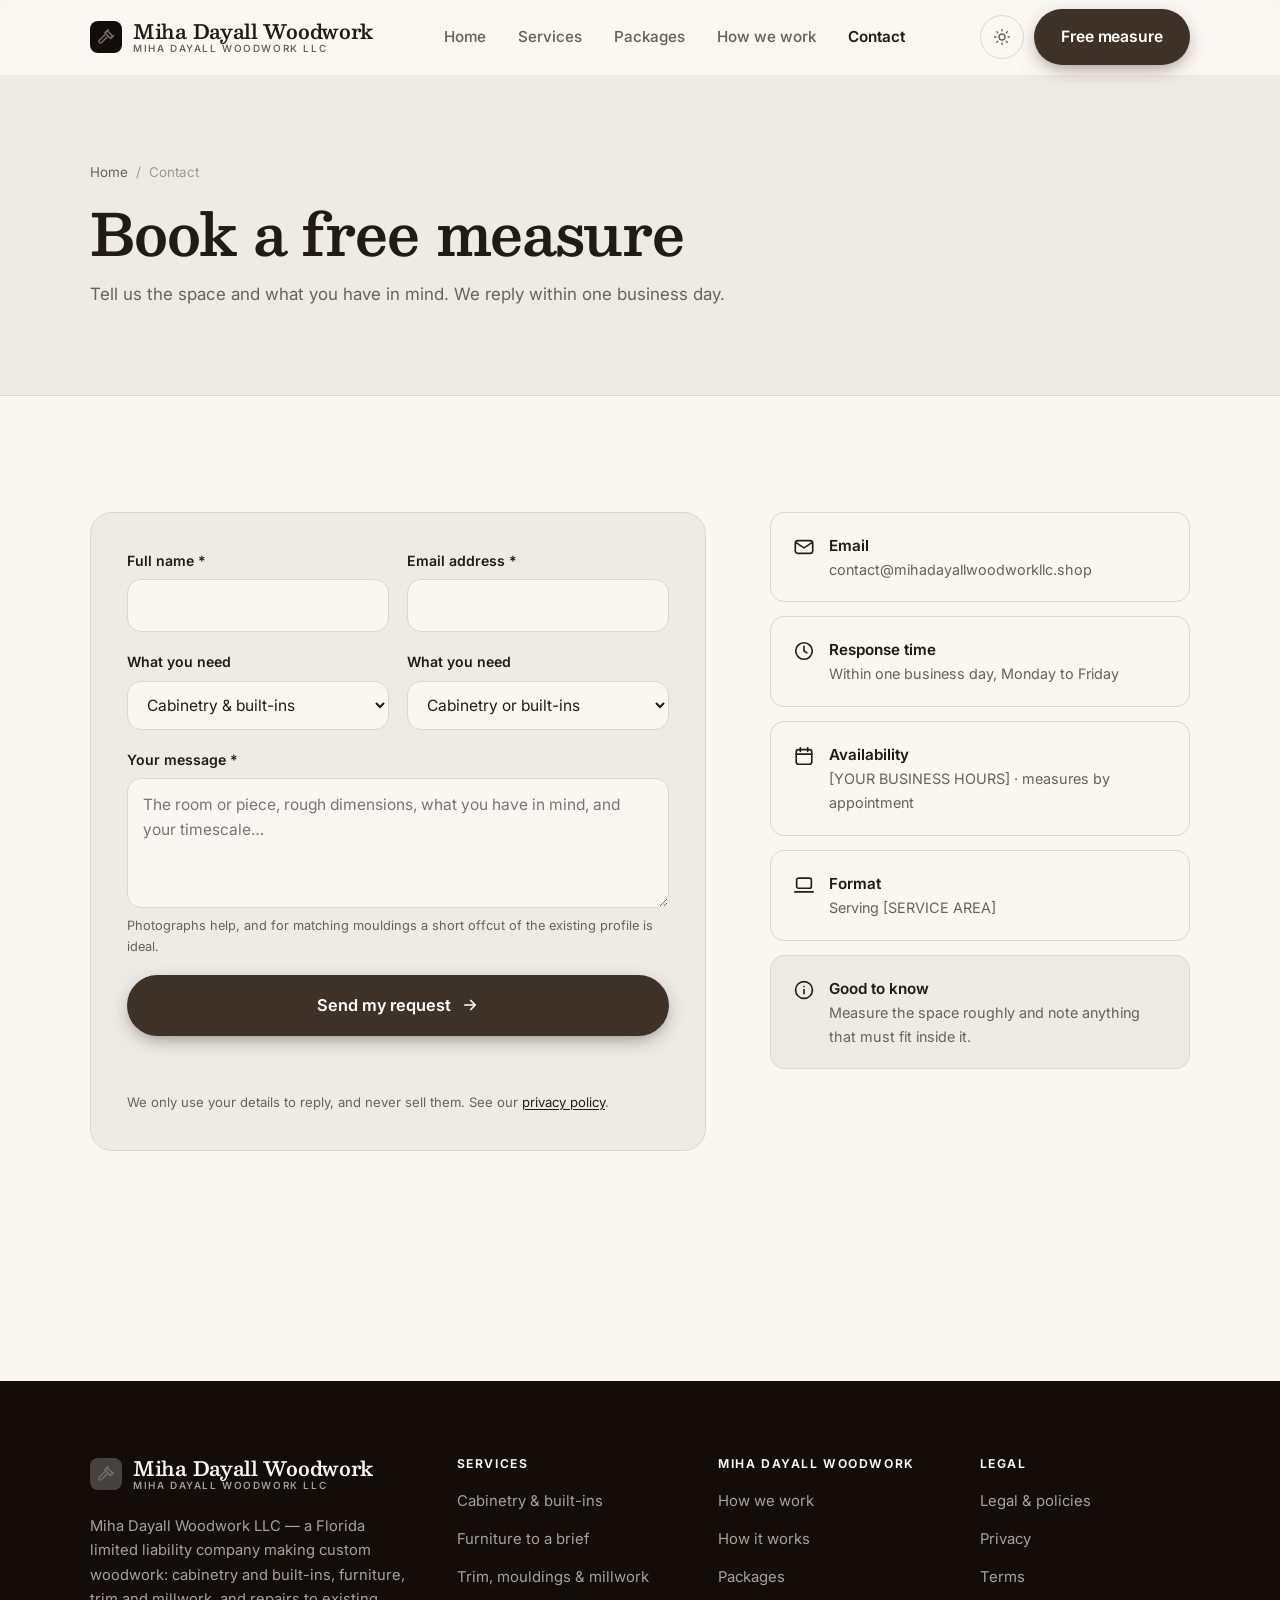
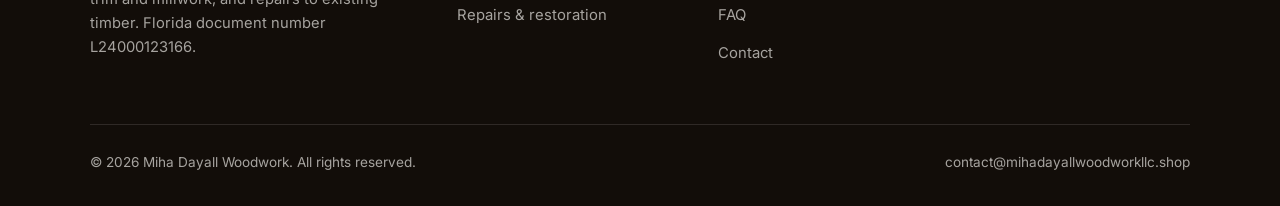
<file: contact.html>
<!DOCTYPE html>
<html lang="en" class="no-js">
<head>
<meta charset="utf-8">
<meta name="viewport" content="width=device-width, initial-scale=1">
<title>Contact — Miha Dayall Woodwork</title>
<meta name="description" content="Contact Miha Dayall Woodwork LLC for a quote. We reply within one business day.">
<link rel="canonical" href="https://mihadayallwoodworkllc.shop/contact.html">

<meta property="og:type" content="website">
<meta property="og:url" content="https://mihadayallwoodworkllc.shop/contact.html">
<meta property="og:site_name" content="Miha Dayall Woodwork">
<meta property="og:locale" content="en_US">
<meta property="og:title" content="Contact — Miha Dayall Woodwork">
<meta property="og:description" content="Contact Miha Dayall Woodwork LLC for a quote. We reply within one business day.">
<meta name="theme-color" content="#120d09">

<link rel="icon" href="assets/img/favicon.svg" type="image/svg+xml">
<link rel="preconnect" href="https://fonts.googleapis.com">
<link rel="preconnect" href="https://fonts.gstatic.com" crossorigin>
<link rel="stylesheet" href="https://fonts.googleapis.com/css2?family=Besley:wght@400;600;700&family=Inter:wght@400..700&display=swap">
<link rel="stylesheet" href="assets/css/style.css">

<!-- Thème appliqué avant le premier rendu (évite le flash) -->
<script>
document.documentElement.classList.remove('no-js');
(function(){try{var t=localStorage.getItem('site-theme');if(t){document.documentElement.setAttribute('data-theme',t);}}catch(e){}})();
</script>
</head>

<body>
<a class="skip-link" href="#main">Skip to main content</a>

<header class="site-header">
  <nav class="wrap nav" aria-label="Main navigation">
    <a class="brand" href="index.html">
      <svg class="brand__mark" viewBox="0 0 64 64" aria-hidden="true">
        <rect class="bm-bg" width="64" height="64" rx="16"/>
        <g class="bm-ic" transform="translate(14 14) scale(1.5)" fill="none" stroke-width="2.1" stroke-linecap="round" stroke-linejoin="round"><path d="M13.5 3.5 21 11l-3 3-7.5-7.5z"/><path d="M10.5 9 3.2 16.3a2.1 2.1 0 0 0 3 3L13.5 12"/><path d="M15 2.5 12 5.5M19.5 12.5 22 10"/></g>
      </svg>
      <span>Miha Dayall Woodwork<span class="brand__sub">Miha Dayall Woodwork LLC</span></span>
    </a>

    <ul class="nav__links" id="nav-links">
      <li><a href="index.html">Home</a></li>
      <li><a href="programs.html">Services</a></li>
      <li><a href="index.html#pricing">Packages</a></li>
      <li><a href="about.html">How we work</a></li>
      <li><a href="contact.html" aria-current="page">Contact</a></li>
      <li><a class="btn btn--primary" href="contact.html">Free measure</a></li>
    </ul>

    <div class="nav__cta">
      <button class="theme-toggle" type="button" aria-label="Switch to dark theme">
        <svg class="icon-sun" viewBox="0 0 24 24" fill="none" stroke="currentColor" stroke-width="1.8" stroke-linecap="round" aria-hidden="true"><circle cx="12" cy="12" r="4"/><path d="M12 2v2m0 16v2M2 12h2m16 0h2M4.9 4.9l1.4 1.4m11.4 11.4 1.4 1.4M19.1 4.9l-1.4 1.4M6.3 17.7l-1.4 1.4"/></svg>
        <svg class="icon-moon" viewBox="0 0 24 24" fill="none" stroke="currentColor" stroke-width="1.8" stroke-linecap="round" stroke-linejoin="round" aria-hidden="true"><path d="M21 12.8A9 9 0 1 1 11.2 3a7 7 0 0 0 9.8 9.8z"/></svg>
      </button>
      <a class="btn btn--primary" href="contact.html">Free measure</a>
      <button class="nav__toggle" type="button" aria-expanded="false" aria-controls="nav-links" aria-label="Open menu">
        <svg class="icon-open" viewBox="0 0 24 24" fill="none" stroke="currentColor" stroke-width="2" stroke-linecap="round" aria-hidden="true"><path d="M3 6h18M3 12h18M3 18h18"/></svg>
        <svg class="icon-close" viewBox="0 0 24 24" fill="none" stroke="currentColor" stroke-width="2" stroke-linecap="round" aria-hidden="true"><path d="M6 6l12 12M18 6L6 18"/></svg>
      </button>
    </div>
  </nav>
</header>

<main id="main">

<section class="page-head">
  <div class="wrap">
    <nav class="breadcrumb" aria-label="Breadcrumb">
      <a href="index.html">Home</a><span>/</span><span aria-current="page">Contact</span>
    </nav>
    <h1>Book a free measure</h1>
    <p>Tell us the space and what you have in mind. We reply within one business day.</p>
  </div>
</section>

<section class="section wrap">
  <div class="form-layout">

    <!--
      FORM: the action attribute holds a placeholder id. Create a free form at
      https://formspree.io and replace VOTRE_ID_FORMSPREE. Until then, the button
      opens the visitor's email app with a pre-filled message to contact@mihadayallwoodworkllc.shop.
    -->
    <form class="form" id="contact-form" action="https://formspree.io/f/VOTRE_ID_FORMSPREE" method="POST"
          data-email="contact@mihadayallwoodworkllc.shop" data-subject="Woodwork enquiry"
          data-msg-mail="Your email app will open with the message ready to send." data-msg-sending="Sending…"
          data-msg-ok="Thanks! Your message is on its way. We reply within one business day." data-msg-err="Sending failed. Please email us directly at">
      <div class="form__row">
        <div class="field">
          <label for="nom">Full name <span class="req" aria-hidden="true">*</span></label>
          <input type="text" id="nom" name="nom" autocomplete="name" required>
        </div>
        <div class="field">
          <label for="email">Email address <span class="req" aria-hidden="true">*</span></label>
          <input type="email" id="email" name="email" autocomplete="email" required>
        </div>
      </div>

      <div class="form__row">
        <div class="field">
          <label for="programme">What you need</label>
          <select id="programme" name="programme">
            <option>Cabinetry &amp; built-ins</option>
            <option>Furniture to a brief</option>
            <option>Trim, mouldings &amp; millwork</option>
            <option>Repairs &amp; restoration</option>
            <option>Not sure yet</option>
          </select>
        </div>
        <div class="field">
          <label for="niveau">What you need</label>
          <select id="niveau" name="niveau">
            <option>Cabinetry or built-ins</option>
            <option>A piece of furniture</option>
            <option>Trim or mouldings</option>
            <option>A repair or restoration</option>
          </select>
        </div>
      </div>

      <div class="field">
        <label for="message">Your message <span class="req" aria-hidden="true">*</span></label>
        <textarea id="message" name="message" required placeholder="The room or piece, rough dimensions, what you have in mind, and your timescale…"></textarea>
        <span class="field__hint">Photographs help, and for matching mouldings a short offcut of the existing profile is ideal.</span>
      </div>

      <!-- Bot trap: hidden from humans -->
      <div class="visually-hidden" aria-hidden="true">
        <label for="site-web">Leave this field empty</label>
        <input type="text" id="site-web" name="_gotcha" tabindex="-1" autocomplete="off">
      </div>

      <button class="btn btn--primary btn--lg" type="submit">Send my request <svg viewBox="0 0 24 24" fill="none" stroke="currentColor" stroke-width="2.2" stroke-linecap="round" stroke-linejoin="round" aria-hidden="true"><path d="M5 12h14M13 6l6 6-6 6"/></svg></button>

      <p id="form-status" class="form__status" role="status" aria-live="polite"></p>

      <p class="form__note">
        We only use your details to reply, and never sell them. See our <a href="legal.html#privacy">privacy policy</a>.
      </p>
    </form>

    <aside class="contact-aside">
      <div class="contact-card">
        <svg viewBox="0 0 24 24" fill="none" stroke="currentColor" stroke-width="1.8" stroke-linecap="round" stroke-linejoin="round" aria-hidden="true"><rect x="2.5" y="5" width="19" height="14" rx="3"/><path d="M3 7l9 6 9-6"/></svg>
        <div><b>Email</b><a href="mailto:contact@mihadayallwoodworkllc.shop">contact@mihadayallwoodworkllc.shop</a></div>
      </div>
      <div class="contact-card">
        <svg viewBox="0 0 24 24" fill="none" stroke="currentColor" stroke-width="1.8" stroke-linecap="round" stroke-linejoin="round" aria-hidden="true"><circle cx="12" cy="12" r="9"/><path d="M12 7v5l3.2 2"/></svg>
        <div><b>Response time</b><span>Within one business day, Monday to Friday</span></div>
      </div>
      <div class="contact-card">
        <svg viewBox="0 0 24 24" fill="none" stroke="currentColor" stroke-width="1.8" stroke-linecap="round" stroke-linejoin="round" aria-hidden="true"><rect x="3.5" y="5" width="17" height="16" rx="2.5"/><path d="M8 3v4M16 3v4M3.5 10h17"/></svg>
        <div><b>Availability</b><span>[YOUR BUSINESS HOURS] · measures by appointment</span></div>
      </div>
      <div class="contact-card">
        <svg viewBox="0 0 24 24" fill="none" stroke="currentColor" stroke-width="1.8" stroke-linecap="round" stroke-linejoin="round" aria-hidden="true"><rect x="4" y="4.5" width="16" height="11" rx="2"/><path d="M2 19.5h20"/></svg>
        <div><b>Format</b><span>Serving [SERVICE AREA]</span></div>
      </div>
      <div class="contact-card contact-card--soft">
        <svg viewBox="0 0 24 24" fill="none" stroke="currentColor" stroke-width="1.8" stroke-linecap="round" stroke-linejoin="round" aria-hidden="true"><circle cx="12" cy="12" r="9.2"/><path d="M12 16v-4.5M12 8.2v.1"/></svg>
        <div><b>Good to know</b><span>Measure the space roughly and note anything that must fit inside it.</span></div>
      </div>
    </aside>

  </div>
</section>

</main>

<footer class="site-footer">
  <div class="wrap">
    <div class="footer__grid">
      <div class="footer__brand">
        <a class="brand" href="index.html">
          <svg class="brand__mark" viewBox="0 0 64 64" aria-hidden="true">
        <rect class="bm-bg" width="64" height="64" rx="16"/>
        <g class="bm-ic" transform="translate(14 14) scale(1.5)" fill="none" stroke-width="2.1" stroke-linecap="round" stroke-linejoin="round"><path d="M13.5 3.5 21 11l-3 3-7.5-7.5z"/><path d="M10.5 9 3.2 16.3a2.1 2.1 0 0 0 3 3L13.5 12"/><path d="M15 2.5 12 5.5M19.5 12.5 22 10"/></g>
      </svg>
          <span>Miha Dayall Woodwork<span class="brand__sub">Miha Dayall Woodwork LLC</span></span>
        </a>
        <p>Miha Dayall Woodwork LLC — a Florida limited liability company making custom woodwork: cabinetry and built-ins, furniture, trim and millwork, and repairs to existing timber. Florida document number L24000123166.</p>
      </div>

      <div class="footer__col">
        <h4>Services</h4>
        <ul>
          <li><a href="programs.html#cabinetry">Cabinetry &amp; built-ins</a></li>
          <li><a href="programs.html#furniture">Furniture to a brief</a></li>
          <li><a href="programs.html#trim">Trim, mouldings &amp; millwork</a></li>
          <li><a href="programs.html#repair">Repairs &amp; restoration</a></li>
        </ul>
      </div>

      <div class="footer__col">
        <h4>Miha Dayall Woodwork</h4>
        <ul>
          <li><a href="about.html">How we work</a></li>
          <li><a href="index.html#how-it-works">How it works</a></li>
          <li><a href="index.html#pricing">Packages</a></li>
          <li><a href="index.html#faq">FAQ</a></li>
          <li><a href="contact.html">Contact</a></li>
        </ul>
      </div>

      <div class="footer__col">
        <h4>Legal</h4>
        <ul>
          <li><a href="legal.html">Legal &amp; policies</a></li>
          <li><a href="legal.html#privacy">Privacy</a></li>
          <li><a href="legal.html#terms">Terms</a></li>
        </ul>
      </div>
    </div>

    <div class="footer__bottom">
      <p>© <span data-year>2026</span> Miha Dayall Woodwork. All rights reserved.</p>
      <p><a href="mailto:contact@mihadayallwoodworkllc.shop">contact@mihadayallwoodworkllc.shop</a></p>
    </div>
  </div>
</footer>

<script src="assets/js/main.js" defer></script>
</body>
</html>
</file>
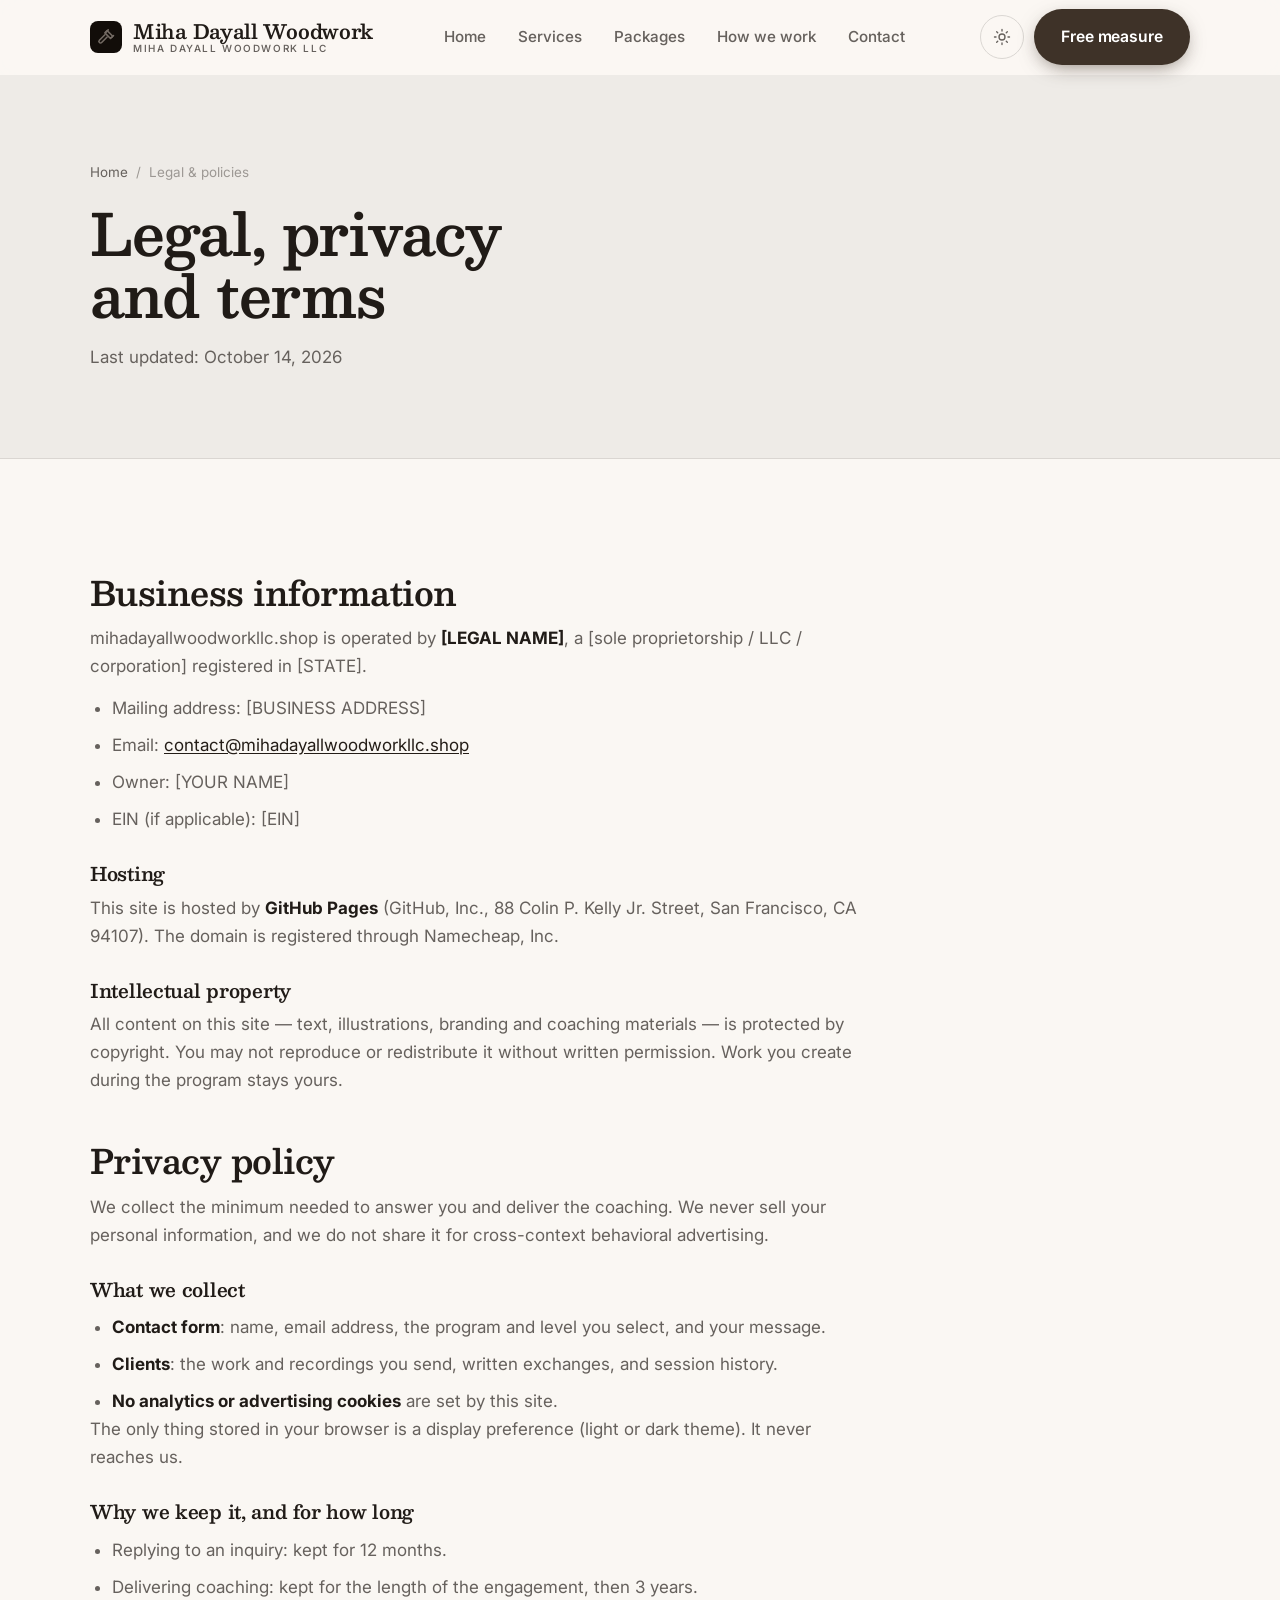
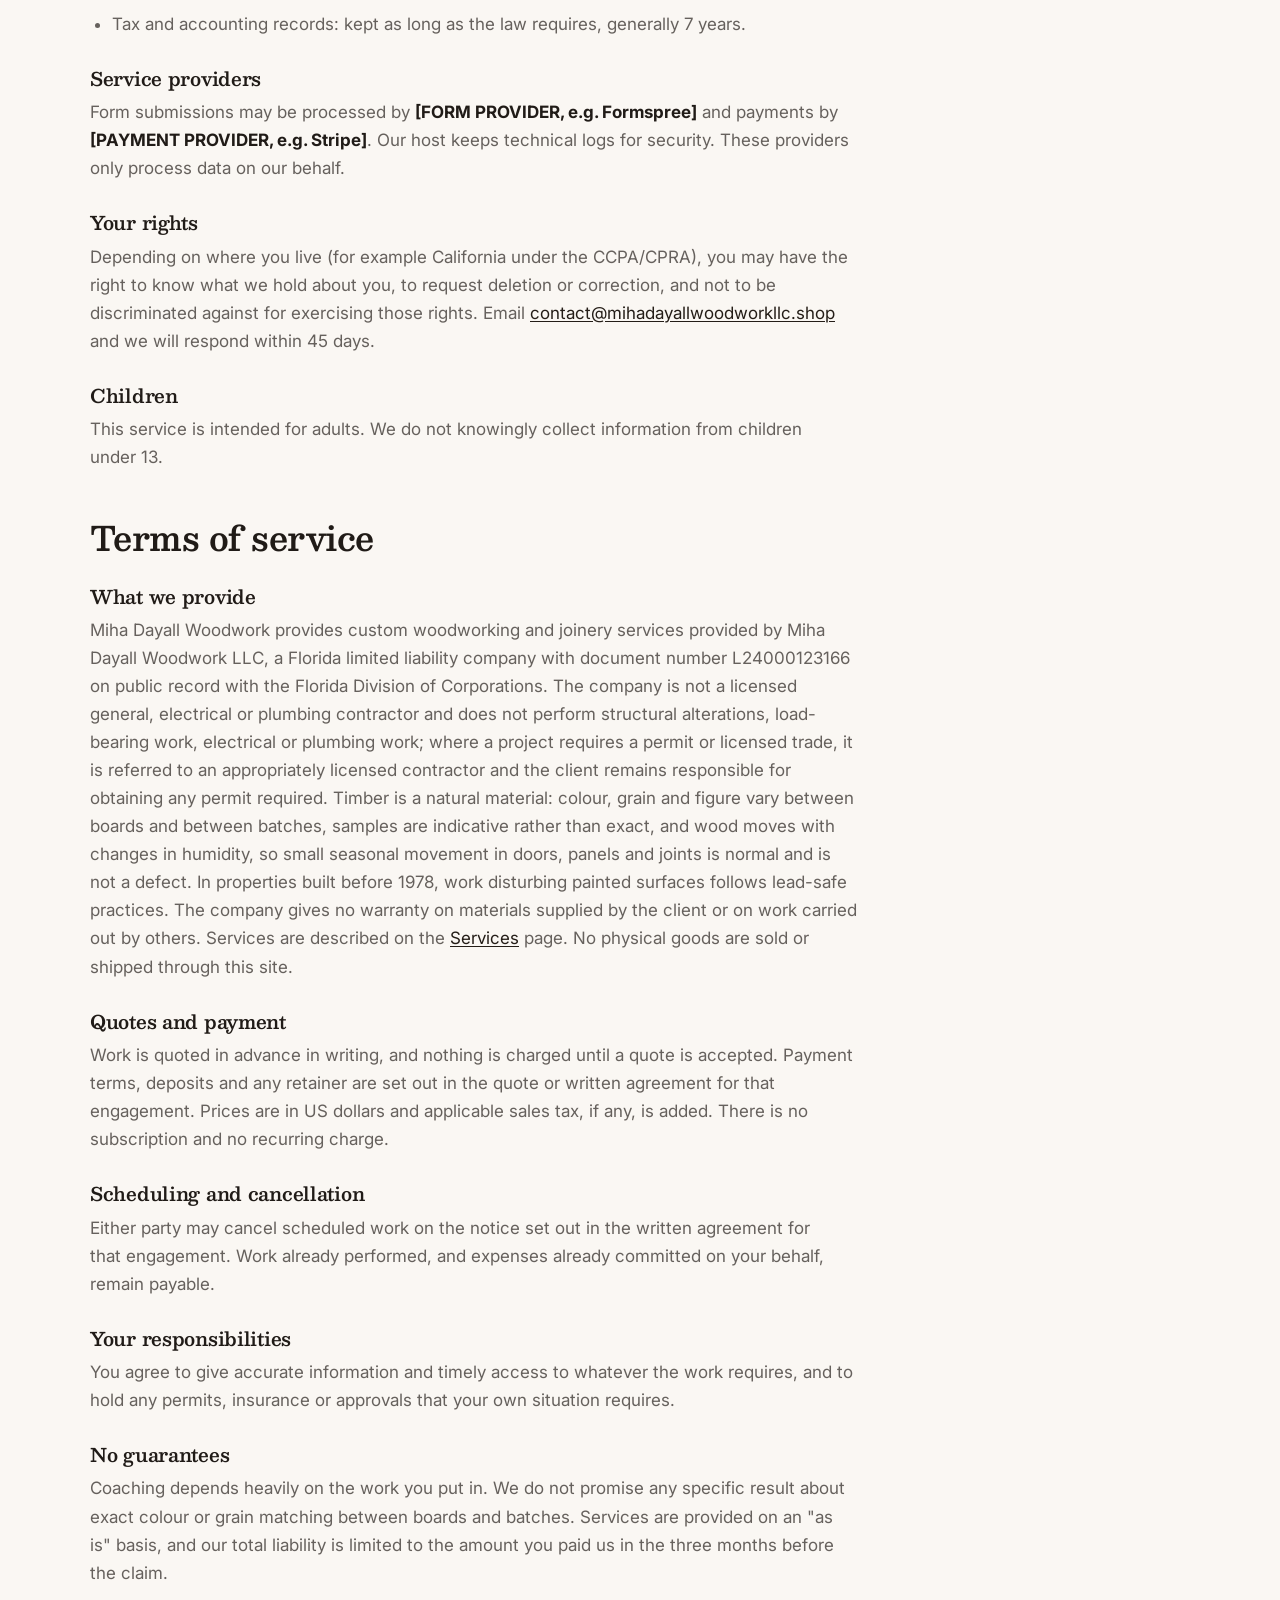
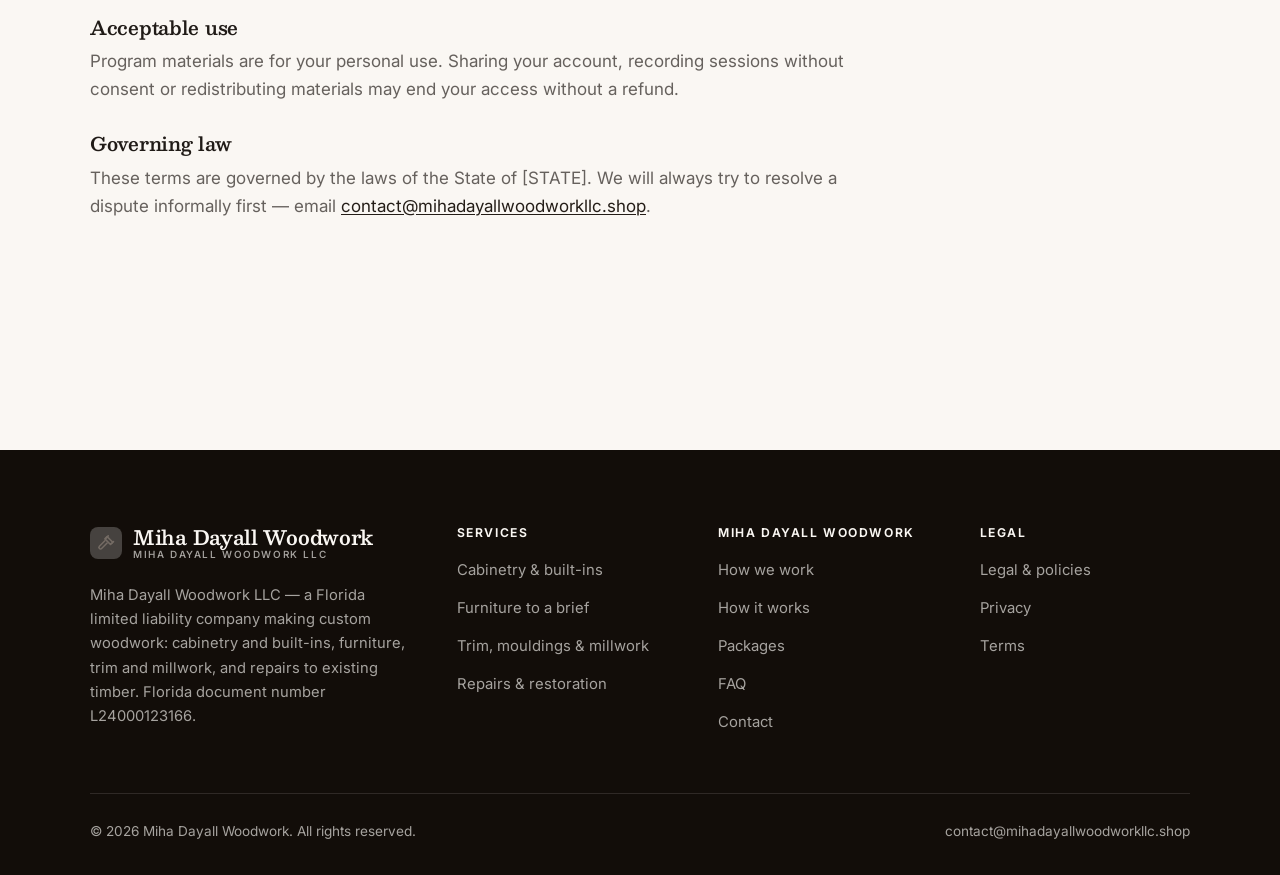
<file: legal.html>
<!DOCTYPE html>
<html lang="en" class="no-js">
<head>
<meta charset="utf-8">
<meta name="viewport" content="width=device-width, initial-scale=1">
<title>Legal, privacy and terms — Miha Dayall Woodwork</title>
<meta name="description" content="Business information, privacy policy and terms of service for Miha Dayall Woodwork.">
<meta name="robots" content="noindex">

<meta property="og:type" content="website">
<meta property="og:url" content="https://mihadayallwoodworkllc.shop/legal.html">
<meta property="og:site_name" content="Miha Dayall Woodwork">
<meta property="og:locale" content="en_US">
<meta property="og:title" content="Legal, privacy and terms — Miha Dayall Woodwork">
<meta property="og:description" content="Business information, privacy policy and terms of service for Miha Dayall Woodwork.">
<meta name="theme-color" content="#120d09">

<link rel="icon" href="assets/img/favicon.svg" type="image/svg+xml">
<link rel="preconnect" href="https://fonts.googleapis.com">
<link rel="preconnect" href="https://fonts.gstatic.com" crossorigin>
<link rel="stylesheet" href="https://fonts.googleapis.com/css2?family=Besley:wght@400;600;700&family=Inter:wght@400..700&display=swap">
<link rel="stylesheet" href="assets/css/style.css">

<!-- Thème appliqué avant le premier rendu (évite le flash) -->
<script>
document.documentElement.classList.remove('no-js');
(function(){try{var t=localStorage.getItem('site-theme');if(t){document.documentElement.setAttribute('data-theme',t);}}catch(e){}})();
</script>
</head>

<body>
<a class="skip-link" href="#main">Skip to main content</a>

<header class="site-header">
  <nav class="wrap nav" aria-label="Main navigation">
    <a class="brand" href="index.html">
      <svg class="brand__mark" viewBox="0 0 64 64" aria-hidden="true">
        <rect class="bm-bg" width="64" height="64" rx="16"/>
        <g class="bm-ic" transform="translate(14 14) scale(1.5)" fill="none" stroke-width="2.1" stroke-linecap="round" stroke-linejoin="round"><path d="M13.5 3.5 21 11l-3 3-7.5-7.5z"/><path d="M10.5 9 3.2 16.3a2.1 2.1 0 0 0 3 3L13.5 12"/><path d="M15 2.5 12 5.5M19.5 12.5 22 10"/></g>
      </svg>
      <span>Miha Dayall Woodwork<span class="brand__sub">Miha Dayall Woodwork LLC</span></span>
    </a>

    <ul class="nav__links" id="nav-links">
      <li><a href="index.html">Home</a></li>
      <li><a href="programs.html">Services</a></li>
      <li><a href="index.html#pricing">Packages</a></li>
      <li><a href="about.html">How we work</a></li>
      <li><a href="contact.html">Contact</a></li>
      <li><a class="btn btn--primary" href="contact.html">Free measure</a></li>
    </ul>

    <div class="nav__cta">
      <button class="theme-toggle" type="button" aria-label="Switch to dark theme">
        <svg class="icon-sun" viewBox="0 0 24 24" fill="none" stroke="currentColor" stroke-width="1.8" stroke-linecap="round" aria-hidden="true"><circle cx="12" cy="12" r="4"/><path d="M12 2v2m0 16v2M2 12h2m16 0h2M4.9 4.9l1.4 1.4m11.4 11.4 1.4 1.4M19.1 4.9l-1.4 1.4M6.3 17.7l-1.4 1.4"/></svg>
        <svg class="icon-moon" viewBox="0 0 24 24" fill="none" stroke="currentColor" stroke-width="1.8" stroke-linecap="round" stroke-linejoin="round" aria-hidden="true"><path d="M21 12.8A9 9 0 1 1 11.2 3a7 7 0 0 0 9.8 9.8z"/></svg>
      </button>
      <a class="btn btn--primary" href="contact.html">Free measure</a>
      <button class="nav__toggle" type="button" aria-expanded="false" aria-controls="nav-links" aria-label="Open menu">
        <svg class="icon-open" viewBox="0 0 24 24" fill="none" stroke="currentColor" stroke-width="2" stroke-linecap="round" aria-hidden="true"><path d="M3 6h18M3 12h18M3 18h18"/></svg>
        <svg class="icon-close" viewBox="0 0 24 24" fill="none" stroke="currentColor" stroke-width="2" stroke-linecap="round" aria-hidden="true"><path d="M6 6l12 12M18 6L6 18"/></svg>
      </button>
    </div>
  </nav>
</header>

<main id="main">

<section class="page-head">
  <div class="wrap">
    <nav class="breadcrumb" aria-label="Breadcrumb">
      <a href="index.html">Home</a><span>/</span><span aria-current="page">Legal &amp; policies</span>
    </nav>
    <h1>Legal, privacy and terms</h1>
    <p>Last updated: <time datetime="2026-10-14">October 14, 2026</time></p>
  </div>
</section>

<section class="section wrap">
  <div class="prose">

    <!--
      TO DO: this is a skeleton, not legal advice. Replace every [BRACKET] with
      your real details before selling, and have a lawyer review it if you can.
      Consumer protection rules differ by state.
    -->

    <h2 id="business">Business information</h2>
    <p>
      mihadayallwoodworkllc.shop is operated by <strong>[LEGAL NAME]</strong>, a [sole proprietorship / LLC / corporation]
      registered in [STATE].
    </p>
    <ul>
      <li>Mailing address: [BUSINESS ADDRESS]</li>
      <li>Email: <a href="mailto:contact@mihadayallwoodworkllc.shop">contact@mihadayallwoodworkllc.shop</a></li>
      <li>Owner: [YOUR NAME]</li>
      <li>EIN (if applicable): [EIN]</li>
    </ul>

    <h3>Hosting</h3>
    <p>
      This site is hosted by <strong>GitHub Pages</strong> (GitHub, Inc., 88 Colin P. Kelly Jr. Street,
      San Francisco, CA 94107). The domain is registered through Namecheap, Inc.
    </p>

    <h3>Intellectual property</h3>
    <p>
      All content on this site — text, illustrations, branding and coaching materials — is protected by
      copyright. You may not reproduce or redistribute it without written permission. Work you create during
      the program stays yours.
    </p>

    <h2 id="privacy">Privacy policy</h2>
    <p>
      We collect the minimum needed to answer you and deliver the coaching. We never sell your personal
      information, and we do not share it for cross-context behavioral advertising.
    </p>
    <h3>What we collect</h3>
    <ul>
      <li><strong>Contact form</strong>: name, email address, the program and level you select, and your message.</li>
      <li><strong>Clients</strong>: the work and recordings you send, written exchanges, and session history.</li>
      <li><strong>No analytics or advertising cookies</strong> are set by this site.</li>
    </ul>
    <p>
      The only thing stored in your browser is a display preference (light or dark theme). It never reaches us.
    </p>
    <h3>Why we keep it, and for how long</h3>
    <ul>
      <li>Replying to an inquiry: kept for 12 months.</li>
      <li>Delivering coaching: kept for the length of the engagement, then 3 years.</li>
      <li>Tax and accounting records: kept as long as the law requires, generally 7 years.</li>
    </ul>
    <h3>Service providers</h3>
    <p>
      Form submissions may be processed by <strong>[FORM PROVIDER, e.g. Formspree]</strong> and payments by
      <strong>[PAYMENT PROVIDER, e.g. Stripe]</strong>. Our host keeps technical logs for security. These
      providers only process data on our behalf.
    </p>
    <h3>Your rights</h3>
    <p>
      Depending on where you live (for example California under the CCPA/CPRA), you may have the right to
      know what we hold about you, to request deletion or correction, and not to be discriminated against for
      exercising those rights. Email <a href="mailto:contact@mihadayallwoodworkllc.shop">contact@mihadayallwoodworkllc.shop</a> and we will respond within 45 days.
    </p>
    <h3>Children</h3>
    <p>
      This service is intended for adults. We do not knowingly collect information from children under 13.
    </p>

    <h2 id="terms">Terms of service</h2>
    <h3>What we provide</h3>
    <p>
      Miha Dayall Woodwork provides custom woodworking and joinery services provided by Miha Dayall Woodwork LLC, a Florida limited liability company with document number L24000123166 on public record with the Florida Division of Corporations. The company is not a licensed general, electrical or plumbing contractor and does not perform structural alterations, load-bearing work, electrical or plumbing work; where a project requires a permit or licensed trade, it is referred to an appropriately licensed contractor and the client remains responsible for obtaining any permit required. Timber is a natural material: colour, grain and figure vary between boards and between batches, samples are indicative rather than exact, and wood moves with changes in humidity, so small seasonal movement in doors, panels and joints is normal and is not a defect. In properties built before 1978, work disturbing painted surfaces follows lead-safe practices. The company gives no warranty on materials supplied by the client or on work carried out by others. Services are described on the
      <a href="programs.html">Services</a> page. No physical goods are sold or shipped through this site.
    </p>
    <h3>Quotes and payment</h3>
    <p>
      Work is quoted in advance in writing, and nothing is charged until a quote is accepted. Payment terms,
      deposits and any retainer are set out in the quote or written agreement for that engagement. Prices are in
      US dollars and applicable sales tax, if any, is added. There is no subscription and no recurring charge.
    </p>
    <h3>Scheduling and cancellation</h3>
    <p>
      Either party may cancel scheduled work on the notice set out in the written agreement for that engagement.
      Work already performed, and expenses already committed on your behalf, remain payable.
    </p>
    <h3>Your responsibilities</h3>
    <p>
      You agree to give accurate information and timely access to whatever the work requires, and to hold any
      permits, insurance or approvals that your own situation requires.
    </p>

    <h3>No guarantees</h3>
    <p>
      Coaching depends heavily on the work you put in. We do not promise any specific result
      about exact colour or grain matching between boards and batches. Services are provided on an "as is" basis, and our total
      liability is limited to the amount you paid us in the three months before the claim.
    </p>
    <h3>Acceptable use</h3>
    <p>
      Program materials are for your personal use. Sharing your account, recording sessions without consent
      or redistributing materials may end your access without a refund.
    </p>
    <h3>Governing law</h3>
    <p>
      These terms are governed by the laws of the State of [STATE]. We will always try to resolve a dispute
      informally first — email <a href="mailto:contact@mihadayallwoodworkllc.shop">contact@mihadayallwoodworkllc.shop</a>.
    </p>

  </div>
</section>

</main>

<footer class="site-footer">
  <div class="wrap">
    <div class="footer__grid">
      <div class="footer__brand">
        <a class="brand" href="index.html">
          <svg class="brand__mark" viewBox="0 0 64 64" aria-hidden="true">
        <rect class="bm-bg" width="64" height="64" rx="16"/>
        <g class="bm-ic" transform="translate(14 14) scale(1.5)" fill="none" stroke-width="2.1" stroke-linecap="round" stroke-linejoin="round"><path d="M13.5 3.5 21 11l-3 3-7.5-7.5z"/><path d="M10.5 9 3.2 16.3a2.1 2.1 0 0 0 3 3L13.5 12"/><path d="M15 2.5 12 5.5M19.5 12.5 22 10"/></g>
      </svg>
          <span>Miha Dayall Woodwork<span class="brand__sub">Miha Dayall Woodwork LLC</span></span>
        </a>
        <p>Miha Dayall Woodwork LLC — a Florida limited liability company making custom woodwork: cabinetry and built-ins, furniture, trim and millwork, and repairs to existing timber. Florida document number L24000123166.</p>
      </div>

      <div class="footer__col">
        <h4>Services</h4>
        <ul>
          <li><a href="programs.html#cabinetry">Cabinetry &amp; built-ins</a></li>
          <li><a href="programs.html#furniture">Furniture to a brief</a></li>
          <li><a href="programs.html#trim">Trim, mouldings &amp; millwork</a></li>
          <li><a href="programs.html#repair">Repairs &amp; restoration</a></li>
        </ul>
      </div>

      <div class="footer__col">
        <h4>Miha Dayall Woodwork</h4>
        <ul>
          <li><a href="about.html">How we work</a></li>
          <li><a href="index.html#how-it-works">How it works</a></li>
          <li><a href="index.html#pricing">Packages</a></li>
          <li><a href="index.html#faq">FAQ</a></li>
          <li><a href="contact.html">Contact</a></li>
        </ul>
      </div>

      <div class="footer__col">
        <h4>Legal</h4>
        <ul>
          <li><a href="legal.html">Legal &amp; policies</a></li>
          <li><a href="legal.html#privacy">Privacy</a></li>
          <li><a href="legal.html#terms">Terms</a></li>
        </ul>
      </div>
    </div>

    <div class="footer__bottom">
      <p>© <span data-year>2026</span> Miha Dayall Woodwork. All rights reserved.</p>
      <p><a href="mailto:contact@mihadayallwoodworkllc.shop">contact@mihadayallwoodworkllc.shop</a></p>
    </div>
  </div>
</footer>

<script src="assets/js/main.js" defer></script>
</body>
</html>
</file>
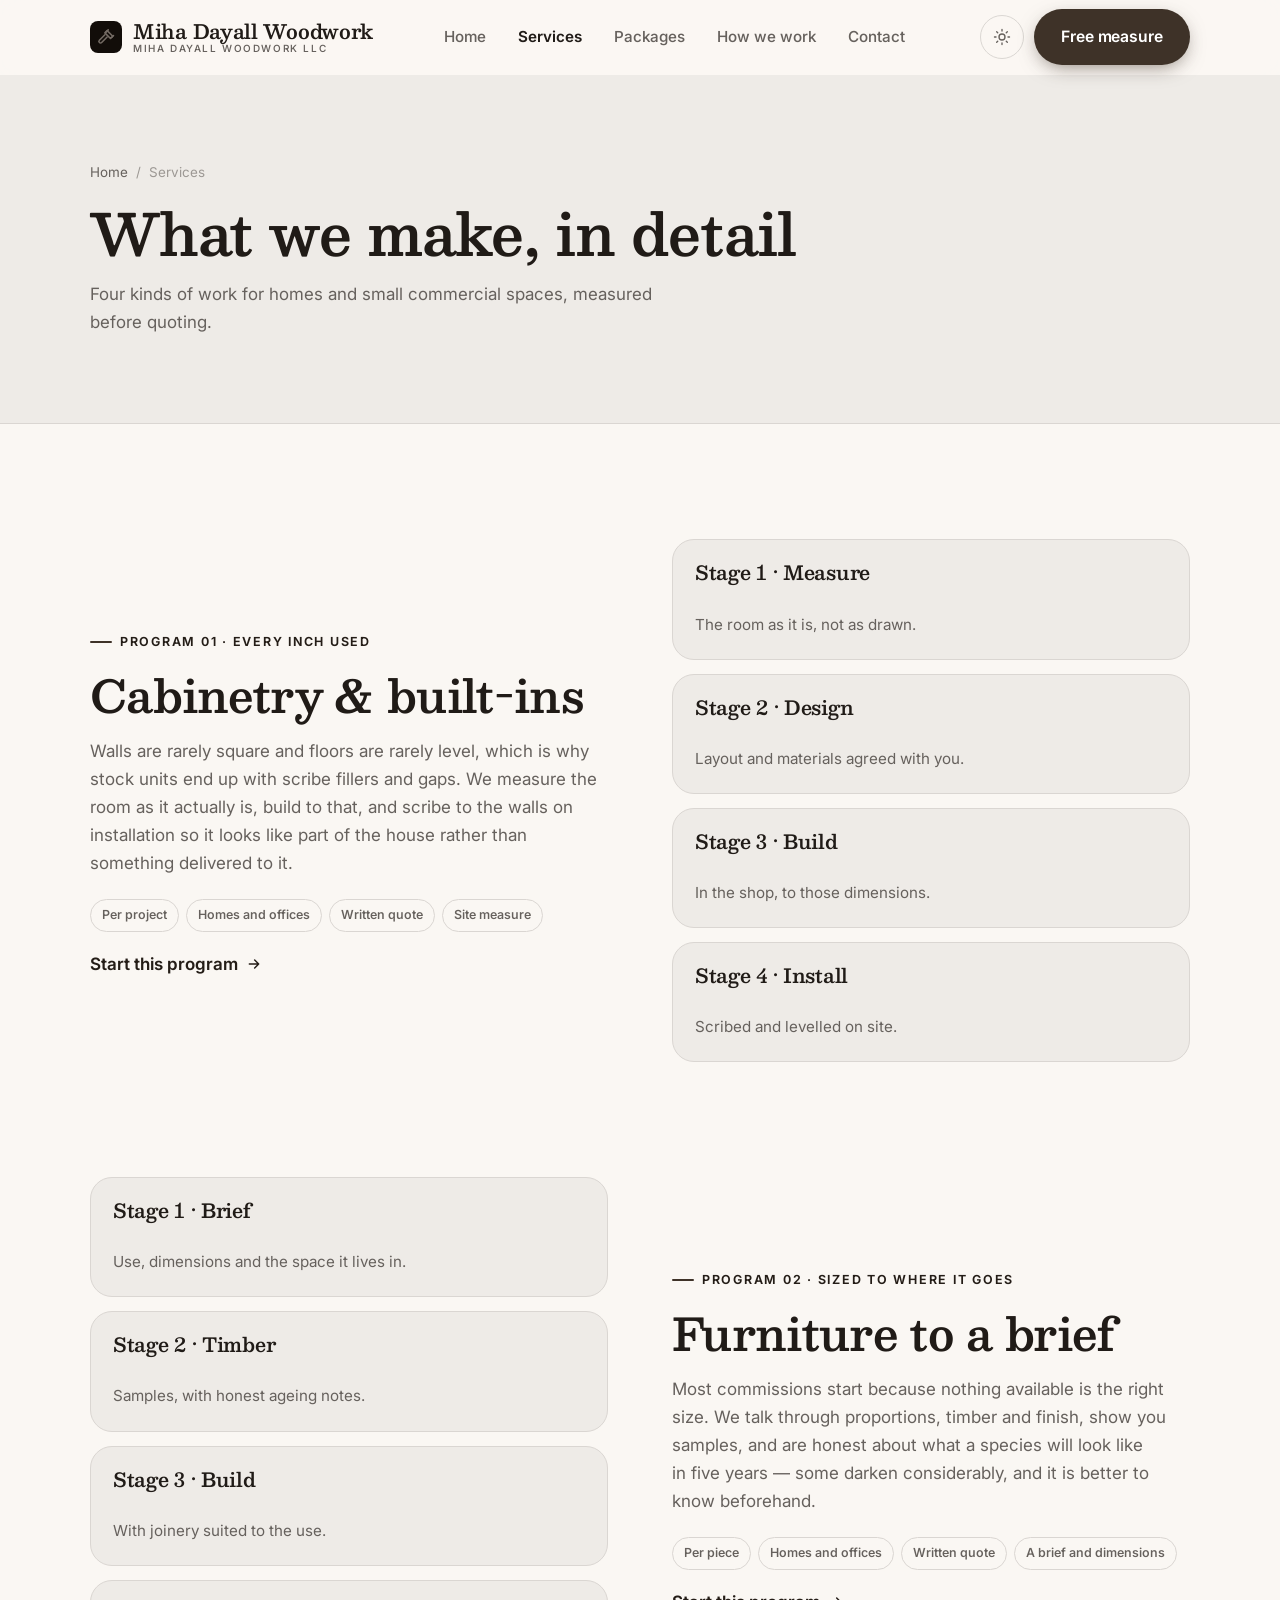
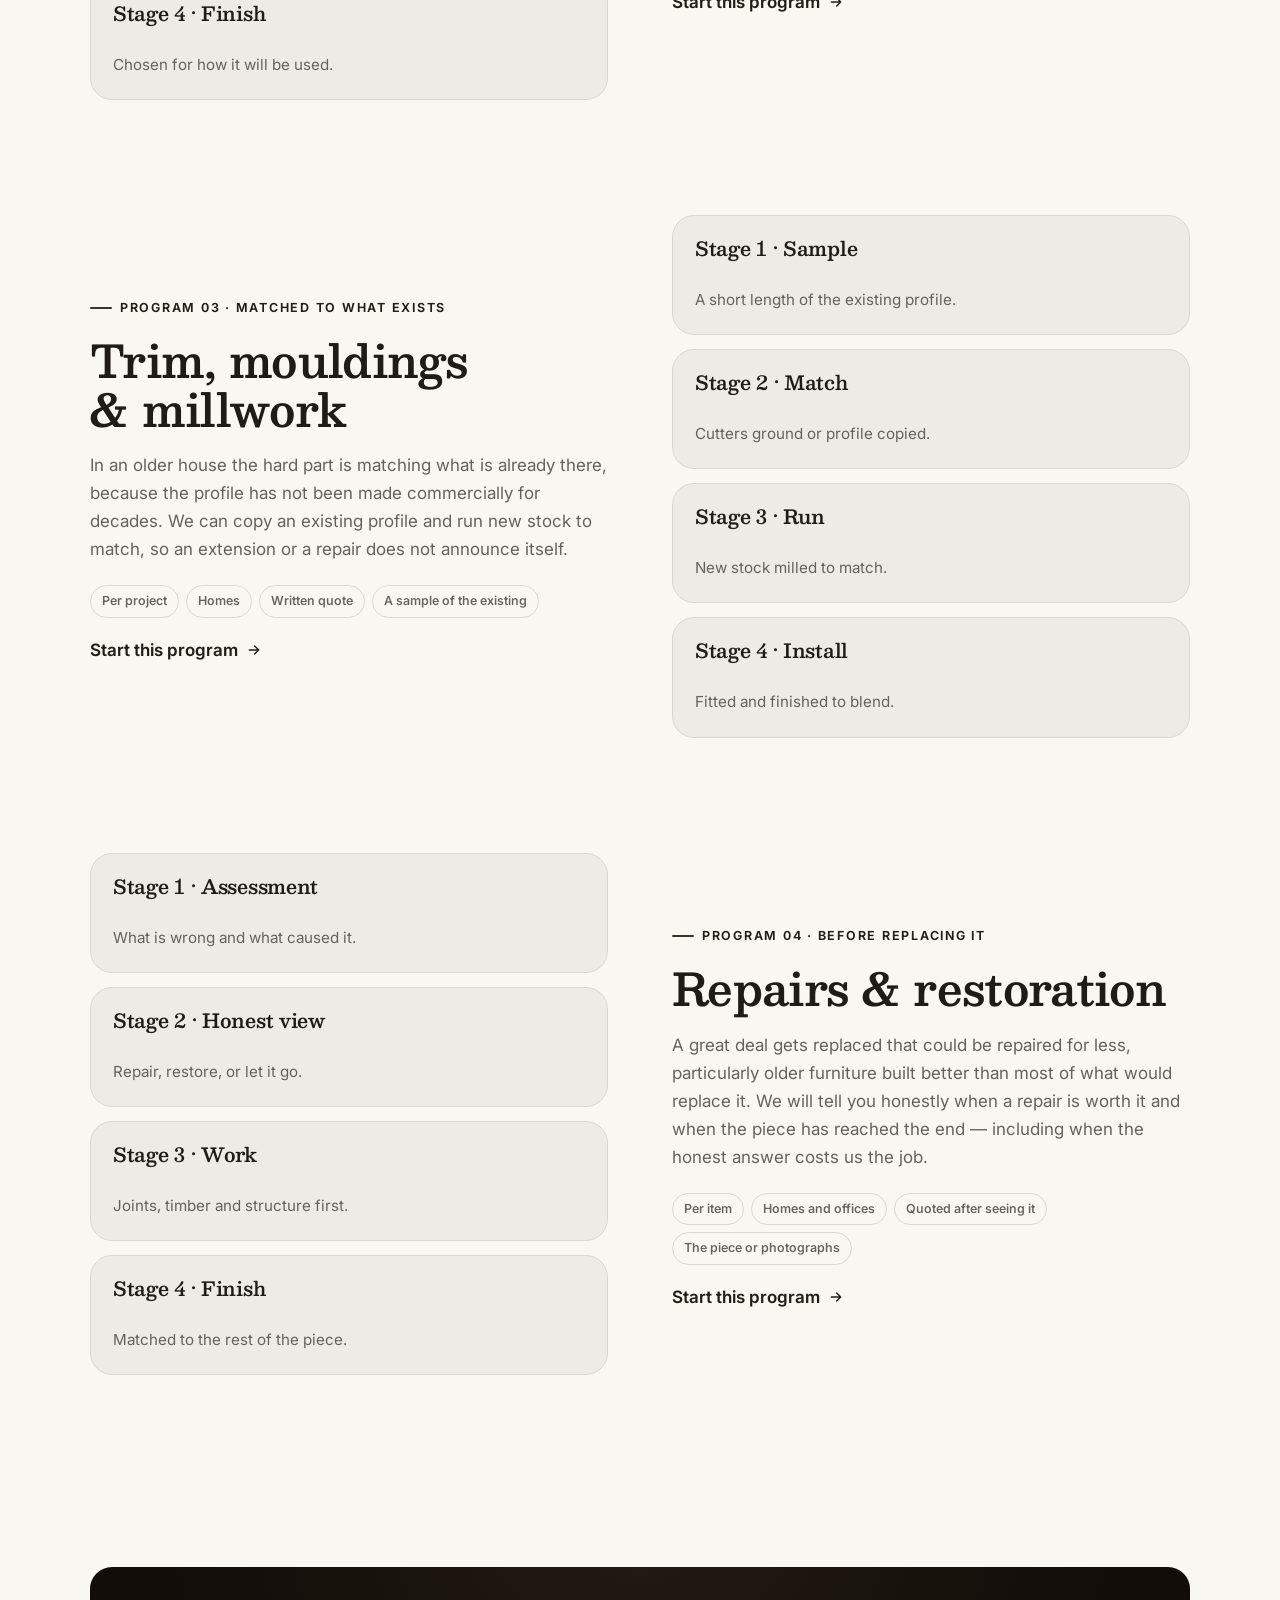
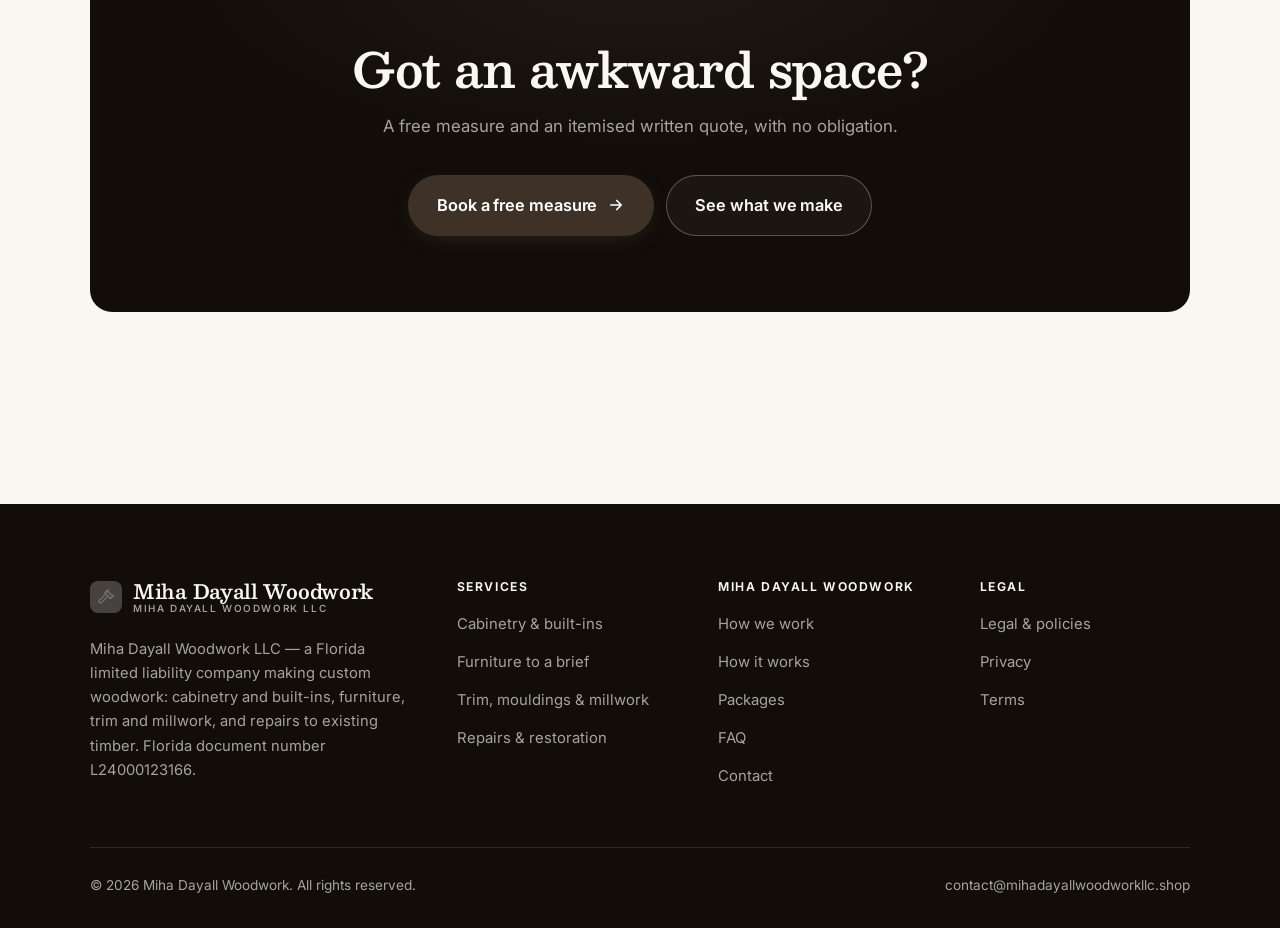
<file: programs.html>
<!DOCTYPE html>
<html lang="en" class="no-js">
<head>
<meta charset="utf-8">
<meta name="viewport" content="width=device-width, initial-scale=1">
<title>Services — Miha Dayall Woodwork</title>
<meta name="description" content="What Miha Dayall Woodwork LLC makes: cabinetry and built-ins, furniture to a brief, trim and millwork, and repairs and restoration.">
<link rel="canonical" href="https://mihadayallwoodworkllc.shop/programs.html">

<meta property="og:type" content="website">
<meta property="og:url" content="https://mihadayallwoodworkllc.shop/programs.html">
<meta property="og:site_name" content="Miha Dayall Woodwork">
<meta property="og:locale" content="en_US">
<meta property="og:title" content="Services — Miha Dayall Woodwork">
<meta property="og:description" content="What Miha Dayall Woodwork LLC makes: cabinetry and built-ins, furniture to a brief, trim and millwork, and repairs and restoration.">
<meta name="theme-color" content="#120d09">

<link rel="icon" href="assets/img/favicon.svg" type="image/svg+xml">
<link rel="preconnect" href="https://fonts.googleapis.com">
<link rel="preconnect" href="https://fonts.gstatic.com" crossorigin>
<link rel="stylesheet" href="https://fonts.googleapis.com/css2?family=Besley:wght@400;600;700&family=Inter:wght@400..700&display=swap">
<link rel="stylesheet" href="assets/css/style.css">

<!-- Thème appliqué avant le premier rendu (évite le flash) -->
<script>
document.documentElement.classList.remove('no-js');
(function(){try{var t=localStorage.getItem('site-theme');if(t){document.documentElement.setAttribute('data-theme',t);}}catch(e){}})();
</script>
</head>

<body>
<a class="skip-link" href="#main">Skip to main content</a>

<header class="site-header">
  <nav class="wrap nav" aria-label="Main navigation">
    <a class="brand" href="index.html">
      <svg class="brand__mark" viewBox="0 0 64 64" aria-hidden="true">
        <rect class="bm-bg" width="64" height="64" rx="16"/>
        <g class="bm-ic" transform="translate(14 14) scale(1.5)" fill="none" stroke-width="2.1" stroke-linecap="round" stroke-linejoin="round"><path d="M13.5 3.5 21 11l-3 3-7.5-7.5z"/><path d="M10.5 9 3.2 16.3a2.1 2.1 0 0 0 3 3L13.5 12"/><path d="M15 2.5 12 5.5M19.5 12.5 22 10"/></g>
      </svg>
      <span>Miha Dayall Woodwork<span class="brand__sub">Miha Dayall Woodwork LLC</span></span>
    </a>

    <ul class="nav__links" id="nav-links">
      <li><a href="index.html">Home</a></li>
      <li><a href="programs.html" aria-current="page">Services</a></li>
      <li><a href="index.html#pricing">Packages</a></li>
      <li><a href="about.html">How we work</a></li>
      <li><a href="contact.html">Contact</a></li>
      <li><a class="btn btn--primary" href="contact.html">Free measure</a></li>
    </ul>

    <div class="nav__cta">
      <button class="theme-toggle" type="button" aria-label="Switch to dark theme">
        <svg class="icon-sun" viewBox="0 0 24 24" fill="none" stroke="currentColor" stroke-width="1.8" stroke-linecap="round" aria-hidden="true"><circle cx="12" cy="12" r="4"/><path d="M12 2v2m0 16v2M2 12h2m16 0h2M4.9 4.9l1.4 1.4m11.4 11.4 1.4 1.4M19.1 4.9l-1.4 1.4M6.3 17.7l-1.4 1.4"/></svg>
        <svg class="icon-moon" viewBox="0 0 24 24" fill="none" stroke="currentColor" stroke-width="1.8" stroke-linecap="round" stroke-linejoin="round" aria-hidden="true"><path d="M21 12.8A9 9 0 1 1 11.2 3a7 7 0 0 0 9.8 9.8z"/></svg>
      </button>
      <a class="btn btn--primary" href="contact.html">Free measure</a>
      <button class="nav__toggle" type="button" aria-expanded="false" aria-controls="nav-links" aria-label="Open menu">
        <svg class="icon-open" viewBox="0 0 24 24" fill="none" stroke="currentColor" stroke-width="2" stroke-linecap="round" aria-hidden="true"><path d="M3 6h18M3 12h18M3 18h18"/></svg>
        <svg class="icon-close" viewBox="0 0 24 24" fill="none" stroke="currentColor" stroke-width="2" stroke-linecap="round" aria-hidden="true"><path d="M6 6l12 12M18 6L6 18"/></svg>
      </button>
    </div>
  </nav>
</header>

<main id="main">

<section class="page-head">
  <div class="wrap">
    <nav class="breadcrumb" aria-label="Breadcrumb">
      <a href="index.html">Home</a><span>/</span><span aria-current="page">Services</span>
    </nav>
    <h1>What we make, in detail</h1>
    <p>Four kinds of work for homes and small commercial spaces, measured before quoting.</p>
  </div>
</section>

<section class="section wrap" id="cabinetry">
  <div class="split reveal">
    <div>
      <span class="eyebrow">Program 01 · Every inch used</span>
      <h2>Cabinetry &amp; built-ins</h2>
      <p>Walls are rarely square and floors are rarely level, which is why stock units end up with scribe fillers and gaps. We measure the room as it actually is, build to that, and scribe to the walls on installation so it looks like part of the house rather than something delivered to it.</p>
      <ul class="tags"><li>Per project</li><li>Homes and offices</li><li>Written quote</li><li>Site measure</li></ul>
      <p><a class="arrow-link" href="contact.html">Start this program <svg viewBox="0 0 24 24" fill="none" stroke="currentColor" stroke-width="2.2" stroke-linecap="round" stroke-linejoin="round" aria-hidden="true"><path d="M5 12h14M13 6l6 6-6 6"/></svg></a></p>
    </div>
    <div class="grid grid--2 grid--tight">
      <article class="card card--sm">
        <h3>Stage 1 · Measure</h3>
        <p>The room as it is, not as drawn.</p>
      </article>
      <article class="card card--sm">
        <h3>Stage 2 · Design</h3>
        <p>Layout and materials agreed with you.</p>
      </article>
      <article class="card card--sm">
        <h3>Stage 3 · Build</h3>
        <p>In the shop, to those dimensions.</p>
      </article>
      <article class="card card--sm">
        <h3>Stage 4 · Install</h3>
        <p>Scribed and levelled on site.</p>
      </article>
    </div>
  </div>
</section>

<section class="section section--flush wrap" id="furniture">
  <div class="split reveal">
    <div class="grid grid--2 grid--tight">
      <article class="card card--sm">
        <h3>Stage 1 · Brief</h3>
        <p>Use, dimensions and the space it lives in.</p>
      </article>
      <article class="card card--sm">
        <h3>Stage 2 · Timber</h3>
        <p>Samples, with honest ageing notes.</p>
      </article>
      <article class="card card--sm">
        <h3>Stage 3 · Build</h3>
        <p>With joinery suited to the use.</p>
      </article>
      <article class="card card--sm">
        <h3>Stage 4 · Finish</h3>
        <p>Chosen for how it will be used.</p>
      </article>
    </div>
    <div>
      <span class="eyebrow">Program 02 · Sized to where it goes</span>
      <h2>Furniture to a brief</h2>
      <p>Most commissions start because nothing available is the right size. We talk through proportions, timber and finish, show you samples, and are honest about what a species will look like in five years — some darken considerably, and it is better to know beforehand.</p>
      <ul class="tags"><li>Per piece</li><li>Homes and offices</li><li>Written quote</li><li>A brief and dimensions</li></ul>
      <p><a class="arrow-link" href="contact.html">Start this program <svg viewBox="0 0 24 24" fill="none" stroke="currentColor" stroke-width="2.2" stroke-linecap="round" stroke-linejoin="round" aria-hidden="true"><path d="M5 12h14M13 6l6 6-6 6"/></svg></a></p>
    </div>
  </div>
</section>

<section class="section section--flush wrap" id="trim">
  <div class="split reveal">
    <div>
      <span class="eyebrow">Program 03 · Matched to what exists</span>
      <h2>Trim, mouldings &amp; millwork</h2>
      <p>In an older house the hard part is matching what is already there, because the profile has not been made commercially for decades. We can copy an existing profile and run new stock to match, so an extension or a repair does not announce itself.</p>
      <ul class="tags"><li>Per project</li><li>Homes</li><li>Written quote</li><li>A sample of the existing</li></ul>
      <p><a class="arrow-link" href="contact.html">Start this program <svg viewBox="0 0 24 24" fill="none" stroke="currentColor" stroke-width="2.2" stroke-linecap="round" stroke-linejoin="round" aria-hidden="true"><path d="M5 12h14M13 6l6 6-6 6"/></svg></a></p>
    </div>
    <div class="grid grid--2 grid--tight">
      <article class="card card--sm">
        <h3>Stage 1 · Sample</h3>
        <p>A short length of the existing profile.</p>
      </article>
      <article class="card card--sm">
        <h3>Stage 2 · Match</h3>
        <p>Cutters ground or profile copied.</p>
      </article>
      <article class="card card--sm">
        <h3>Stage 3 · Run</h3>
        <p>New stock milled to match.</p>
      </article>
      <article class="card card--sm">
        <h3>Stage 4 · Install</h3>
        <p>Fitted and finished to blend.</p>
      </article>
    </div>
  </div>
</section>

<section class="section section--flush wrap" id="repair">
  <div class="split reveal">
    <div class="grid grid--2 grid--tight">
      <article class="card card--sm">
        <h3>Stage 1 · Assessment</h3>
        <p>What is wrong and what caused it.</p>
      </article>
      <article class="card card--sm">
        <h3>Stage 2 · Honest view</h3>
        <p>Repair, restore, or let it go.</p>
      </article>
      <article class="card card--sm">
        <h3>Stage 3 · Work</h3>
        <p>Joints, timber and structure first.</p>
      </article>
      <article class="card card--sm">
        <h3>Stage 4 · Finish</h3>
        <p>Matched to the rest of the piece.</p>
      </article>
    </div>
    <div>
      <span class="eyebrow">Program 04 · Before replacing it</span>
      <h2>Repairs &amp; restoration</h2>
      <p>A great deal gets replaced that could be repaired for less, particularly older furniture built better than most of what would replace it. We will tell you honestly when a repair is worth it and when the piece has reached the end — including when the honest answer costs us the job.</p>
      <ul class="tags"><li>Per item</li><li>Homes and offices</li><li>Quoted after seeing it</li><li>The piece or photographs</li></ul>
      <p><a class="arrow-link" href="contact.html">Start this program <svg viewBox="0 0 24 24" fill="none" stroke="currentColor" stroke-width="2.2" stroke-linecap="round" stroke-linejoin="round" aria-hidden="true"><path d="M5 12h14M13 6l6 6-6 6"/></svg></a></p>
    </div>
  </div>
</section>

<section class="wrap section--tight">
  <div class="cta-band reveal">
    <h2>Got an awkward space?</h2>
    <p>A free measure and an itemised written quote, with no obligation.</p>
    <div class="hero__actions">
      <a class="btn btn--primary btn--lg" href="contact.html">Book a free measure <svg viewBox="0 0 24 24" fill="none" stroke="currentColor" stroke-width="2.2" stroke-linecap="round" stroke-linejoin="round" aria-hidden="true"><path d="M5 12h14M13 6l6 6-6 6"/></svg></a>
      <a class="btn btn--on-dark btn--lg" href="programs.html">See what we make</a>
    </div>
  </div>
</section>

</main>

<footer class="site-footer">
  <div class="wrap">
    <div class="footer__grid">
      <div class="footer__brand">
        <a class="brand" href="index.html">
          <svg class="brand__mark" viewBox="0 0 64 64" aria-hidden="true">
        <rect class="bm-bg" width="64" height="64" rx="16"/>
        <g class="bm-ic" transform="translate(14 14) scale(1.5)" fill="none" stroke-width="2.1" stroke-linecap="round" stroke-linejoin="round"><path d="M13.5 3.5 21 11l-3 3-7.5-7.5z"/><path d="M10.5 9 3.2 16.3a2.1 2.1 0 0 0 3 3L13.5 12"/><path d="M15 2.5 12 5.5M19.5 12.5 22 10"/></g>
      </svg>
          <span>Miha Dayall Woodwork<span class="brand__sub">Miha Dayall Woodwork LLC</span></span>
        </a>
        <p>Miha Dayall Woodwork LLC — a Florida limited liability company making custom woodwork: cabinetry and built-ins, furniture, trim and millwork, and repairs to existing timber. Florida document number L24000123166.</p>
      </div>

      <div class="footer__col">
        <h4>Services</h4>
        <ul>
          <li><a href="programs.html#cabinetry">Cabinetry &amp; built-ins</a></li>
          <li><a href="programs.html#furniture">Furniture to a brief</a></li>
          <li><a href="programs.html#trim">Trim, mouldings &amp; millwork</a></li>
          <li><a href="programs.html#repair">Repairs &amp; restoration</a></li>
        </ul>
      </div>

      <div class="footer__col">
        <h4>Miha Dayall Woodwork</h4>
        <ul>
          <li><a href="about.html">How we work</a></li>
          <li><a href="index.html#how-it-works">How it works</a></li>
          <li><a href="index.html#pricing">Packages</a></li>
          <li><a href="index.html#faq">FAQ</a></li>
          <li><a href="contact.html">Contact</a></li>
        </ul>
      </div>

      <div class="footer__col">
        <h4>Legal</h4>
        <ul>
          <li><a href="legal.html">Legal &amp; policies</a></li>
          <li><a href="legal.html#privacy">Privacy</a></li>
          <li><a href="legal.html#terms">Terms</a></li>
        </ul>
      </div>
    </div>

    <div class="footer__bottom">
      <p>© <span data-year>2026</span> Miha Dayall Woodwork. All rights reserved.</p>
      <p><a href="mailto:contact@mihadayallwoodworkllc.shop">contact@mihadayallwoodworkllc.shop</a></p>
    </div>
  </div>
</footer>

<script src="assets/js/main.js" defer></script>
</body>
</html>
</file>
<file: assets/css/style.css>
/* Miha Dayall Woodwork — couleurs et polices de la marque.
   Modifier ces valeurs suffit à changer l'identité visuelle de tout le site. */
:root {
  --c-accent:    #3e3228;
  --c-on-accent: #ffffff;
  --c-ink:       #120d09;
  --c-paper:     #faf7f3;

  --accent-ink-light: color-mix(in srgb, var(--c-accent) 58%, black);
  --accent-on-dark:   color-mix(in srgb, var(--c-accent) 72%, white);

  --font-display: "Besley", Georgia, "Times New Roman", serif;
  --font-body: "Inter", system-ui, -apple-system, "Segoe UI", sans-serif;
  --display-weight: 600;
  --display-tracking: -.015em;
}

/* ==========================================================================
   Feuille de style commune aux sites de coaching
   Les couleurs de marque (--c-accent, --c-on-accent, --c-ink, --c-paper) et
   les polices sont définies juste au-dessus, par site. Tout le reste en dérive.
   ========================================================================== */

/* --------------------------------------------------------------------------
   1. Tokens dérivés
   -------------------------------------------------------------------------- */

:root {
  /* Thème clair */
  --paper:      var(--c-paper);
  --paper-2:    color-mix(in srgb, var(--c-paper) 95%, var(--c-ink));
  --paper-3:    color-mix(in srgb, var(--c-paper) 89%, var(--c-ink));
  --line:       color-mix(in srgb, var(--c-paper) 86%, var(--c-ink));
  --text:       color-mix(in srgb, var(--c-ink) 94%, var(--c-paper));
  --muted:      color-mix(in srgb, var(--c-ink) 64%, var(--c-paper));
  --accent:     var(--c-accent);
  --accent-600: color-mix(in srgb, var(--c-accent) 86%, black);
  --accent-ink: var(--accent-ink-light);
  --on-accent:  var(--c-on-accent);
  --ink:        var(--c-ink);
  --ink-soft:   color-mix(in srgb, var(--c-ink) 90%, white);
  --on-ink:     var(--c-paper);
  --on-ink-mut: color-mix(in srgb, var(--c-paper) 64%, var(--c-ink));
  --brand-bg:   var(--c-ink);

  /* Rayons */
  --r-sm: 8px;
  --r-md: 14px;
  --r-lg: 22px;
  --r-full: 999px;

  /* Ombres */
  --sh-1: 0 1px 2px rgba(0, 0, 0, .05), 0 2px 8px rgba(0, 0, 0, .04);
  --sh-2: 0 2px 4px rgba(0, 0, 0, .05), 0 12px 32px rgba(0, 0, 0, .09);
  --sh-3: 0 4px 8px rgba(0, 0, 0, .06), 0 24px 56px rgba(0, 0, 0, .14);

  /* Rythme */
  --gutter: clamp(16px, 4vw, 40px);
  --maxw: 1180px;
  --section-y: clamp(64px, 9vw, 124px);

  --ease: cubic-bezier(.22, .61, .36, 1);
}

/* Thème sombre — suit le système, sauf si l'utilisateur a choisi « clair » */
@media (prefers-color-scheme: dark) {
  :root:not([data-theme="light"]) {
    --paper:      var(--c-ink);
    --paper-2:    color-mix(in srgb, var(--c-ink) 92%, white);
    --paper-3:    color-mix(in srgb, var(--c-ink) 86%, white);
    --line:       color-mix(in srgb, var(--c-ink) 80%, white);
    --text:       color-mix(in srgb, var(--c-paper) 94%, var(--c-ink));
    --muted:      color-mix(in srgb, var(--c-paper) 66%, var(--c-ink));
    --accent-ink: var(--accent-on-dark);
    --ink:        color-mix(in srgb, var(--c-ink) 72%, black);
    --brand-bg:   color-mix(in srgb, var(--c-ink) 80%, white);
    --sh-1: 0 1px 2px rgba(0, 0, 0, .4), 0 2px 8px rgba(0, 0, 0, .3);
    --sh-2: 0 2px 4px rgba(0, 0, 0, .4), 0 12px 32px rgba(0, 0, 0, .45);
    --sh-3: 0 4px 8px rgba(0, 0, 0, .45), 0 24px 56px rgba(0, 0, 0, .55);
  }
}

/* Thème sombre — choix explicite */
:root[data-theme="dark"] {
  --paper:      var(--c-ink);
  --paper-2:    color-mix(in srgb, var(--c-ink) 92%, white);
  --paper-3:    color-mix(in srgb, var(--c-ink) 86%, white);
  --line:       color-mix(in srgb, var(--c-ink) 80%, white);
  --text:       color-mix(in srgb, var(--c-paper) 94%, var(--c-ink));
  --muted:      color-mix(in srgb, var(--c-paper) 66%, var(--c-ink));
  --accent-ink: var(--accent-on-dark);
  --ink:        color-mix(in srgb, var(--c-ink) 72%, black);
  --brand-bg:   color-mix(in srgb, var(--c-ink) 80%, white);
  --sh-1: 0 1px 2px rgba(0, 0, 0, .4), 0 2px 8px rgba(0, 0, 0, .3);
  --sh-2: 0 2px 4px rgba(0, 0, 0, .4), 0 12px 32px rgba(0, 0, 0, .45);
  --sh-3: 0 4px 8px rgba(0, 0, 0, .45), 0 24px 56px rgba(0, 0, 0, .55);
}

/* --------------------------------------------------------------------------
   2. Reset / base
   -------------------------------------------------------------------------- */

*, *::before, *::after { box-sizing: border-box; }

* { margin: 0; }

html {
  -webkit-text-size-adjust: 100%;
  scroll-behavior: smooth;
  scroll-padding-top: 88px;
}

body {
  background: var(--paper);
  color: var(--text);
  font-family: var(--font-body);
  font-size: 17px;
  line-height: 1.65;
  -webkit-font-smoothing: antialiased;
  text-rendering: optimizeLegibility;
  overflow-x: hidden;
}

img, svg, video { display: block; max-width: 100%; height: auto; }

a { color: inherit; text-decoration: none; }

button, input, textarea, select { font: inherit; color: inherit; }

h1, h2, h3, h4 {
  font-family: var(--font-display);
  font-weight: var(--display-weight);
  line-height: 1.08;
  letter-spacing: var(--display-tracking);
  text-wrap: balance;
}

p { text-wrap: pretty; }

:focus-visible {
  outline: 3px solid var(--accent);
  outline-offset: 3px;
  border-radius: 4px;
}

::selection { background: var(--accent); color: var(--on-accent); }

/* --------------------------------------------------------------------------
   3. Utilitaires de mise en page
   -------------------------------------------------------------------------- */

.wrap {
  width: 100%;
  max-width: var(--maxw);
  margin-inline: auto;
  padding-inline: var(--gutter);
}

.section { padding-block: var(--section-y); }
.section--flush { padding-top: 0; }
.section--tight { padding-block: clamp(48px, 6vw, 80px); }

.skip-link {
  position: absolute;
  left: 12px;
  top: -100px;
  z-index: 200;
  background: var(--accent);
  color: var(--on-accent);
  padding: 12px 20px;
  border-radius: var(--r-sm);
  font-weight: 600;
  transition: top .2s var(--ease);
}
.skip-link:focus { top: 12px; }

.eyebrow {
  display: inline-flex;
  align-items: center;
  gap: 8px;
  font-size: .78rem;
  font-weight: 650;
  letter-spacing: .14em;
  text-transform: uppercase;
  color: var(--accent-ink);
  margin-bottom: 18px;
}
.eyebrow::before {
  content: "";
  width: 22px;
  height: 2px;
  background: var(--accent);
  border-radius: 2px;
}

.section-head { max-width: 62ch; margin-bottom: clamp(36px, 5vw, 60px); }
.section-head h2 { font-size: clamp(2rem, 4.4vw, 3.1rem); }
.section-head p {
  margin-top: 18px;
  color: var(--muted);
  font-size: clamp(1rem, 1.6vw, 1.12rem);
  max-width: 58ch;
}

.section-head--center { margin-inline: auto; text-align: center; }
.section-head--center .eyebrow { justify-content: center; }
.section-head--center p { margin-inline: auto; }

/* --------------------------------------------------------------------------
   4. Boutons
   -------------------------------------------------------------------------- */

.btn {
  display: inline-flex;
  align-items: center;
  justify-content: center;
  gap: 10px;
  padding: 14px 26px;
  border: 1px solid transparent;
  border-radius: var(--r-full);
  font-weight: 620;
  font-size: .98rem;
  letter-spacing: -.005em;
  cursor: pointer;
  white-space: nowrap;
  transition: transform .18s var(--ease), background-color .18s var(--ease),
              border-color .18s var(--ease), box-shadow .18s var(--ease), color .18s var(--ease);
}
.btn:hover { transform: translateY(-2px); }
.btn:active { transform: translateY(0); }

.btn--primary {
  background: var(--accent);
  color: var(--on-accent);
  box-shadow: 0 6px 20px -6px color-mix(in srgb, var(--c-accent) 65%, transparent);
}
.btn--primary:hover {
  background: var(--accent-600);
  box-shadow: 0 12px 28px -8px color-mix(in srgb, var(--c-accent) 70%, transparent);
}

.btn--ghost {
  border-color: var(--line);
  background: transparent;
  color: var(--text);
}
.btn--ghost:hover { border-color: var(--accent); color: var(--accent-ink); }

.btn--on-dark {
  border-color: color-mix(in srgb, var(--c-paper) 28%, transparent);
  color: var(--on-ink);
  background: color-mix(in srgb, var(--c-paper) 4%, transparent);
}
.btn--on-dark:hover {
  border-color: color-mix(in srgb, var(--c-paper) 60%, transparent);
  background: color-mix(in srgb, var(--c-paper) 10%, transparent);
}

.btn--lg { padding: 16px 28px; font-size: 1.02rem; }
.btn--block { width: 100%; }

.btn svg { width: 18px; height: 18px; flex: none; }

@media (max-width: 420px) {
  .btn--lg { padding: 15px 22px; font-size: 1rem; white-space: normal; text-align: center; }
}

/* Lien fléché */
.arrow-link {
  display: inline-flex;
  align-items: center;
  gap: 8px;
  font-weight: 620;
  color: var(--accent-ink);
}
.arrow-link svg { width: 16px; height: 16px; transition: transform .18s var(--ease); }
.arrow-link:hover svg { transform: translateX(4px); }

/* --------------------------------------------------------------------------
   5. En-tête / navigation
   -------------------------------------------------------------------------- */

.site-header {
  position: sticky;
  top: 0;
  z-index: 100;
  background: color-mix(in srgb, var(--paper) 82%, transparent);
  backdrop-filter: saturate(180%) blur(14px);
  -webkit-backdrop-filter: saturate(180%) blur(14px);
  border-bottom: 1px solid transparent;
  transition: border-color .25s var(--ease), background-color .25s var(--ease);
}
.site-header.is-stuck {
  border-bottom-color: var(--line);
  background: color-mix(in srgb, var(--paper) 94%, transparent);
}

.nav {
  display: flex;
  align-items: center;
  justify-content: space-between;
  gap: 24px;
  height: 74px;
}

.brand {
  display: inline-flex;
  align-items: center;
  gap: 11px;
  font-family: var(--font-display);
  font-weight: var(--display-weight);
  font-size: 1.24rem;
  letter-spacing: var(--display-tracking);
  flex: none;
  line-height: 1.1;
}
.brand__mark { width: 32px; height: 32px; flex: none; }
.brand__mark .bm-bg { fill: var(--brand-bg); }
.brand__mark .bm-ic { stroke: var(--accent-on-dark); color: var(--accent-on-dark); }
.brand__sub {
  display: block;
  font-family: var(--font-body);
  font-size: .62rem;
  font-weight: 550;
  letter-spacing: .16em;
  text-transform: uppercase;
  color: var(--muted);
  margin-top: 1px;
}

.nav__links {
  display: flex;
  align-items: center;
  gap: 4px;
  list-style: none;
  padding: 0;
}
.nav__links a {
  display: block;
  padding: 9px 14px;
  border-radius: var(--r-full);
  font-size: .95rem;
  font-weight: 520;
  color: var(--muted);
  transition: color .16s var(--ease), background-color .16s var(--ease);
}
.nav__links a:hover { color: var(--text); background: var(--paper-2); }
.nav__links a[aria-current="page"] { color: var(--text); font-weight: 620; }
.nav__links .btn { display: none; }

.nav__cta { display: flex; align-items: center; gap: 10px; flex: none; }

.nav__toggle {
  display: none;
  width: 44px;
  height: 44px;
  align-items: center;
  justify-content: center;
  background: transparent;
  border: 1px solid var(--line);
  border-radius: var(--r-full);
  cursor: pointer;
}
.nav__toggle svg { width: 20px; height: 20px; }
.nav__toggle .icon-close { display: none; }
.nav__toggle[aria-expanded="true"] .icon-open { display: none; }
.nav__toggle[aria-expanded="true"] .icon-close { display: block; }

@media (max-width: 900px) {
  .nav__links, .nav__cta .btn { display: none; }
  .nav__toggle { display: inline-flex; }

  .nav__links {
    position: fixed;
    inset: 74px 0 auto;
    flex-direction: column;
    align-items: stretch;
    gap: 2px;
    padding: 20px var(--gutter) 32px;
    background: var(--paper);
    border-bottom: 1px solid var(--line);
    box-shadow: var(--sh-2);
  }
  .nav__links.is-open { display: flex; }
  .nav__links a { padding: 14px 4px; font-size: 1.1rem; border-radius: var(--r-sm); }
  .nav__links a.btn { display: inline-flex; margin-top: 14px; padding: 14px 26px; color: var(--on-accent); }
}

@media (max-width: 380px) {
  .brand__sub { display: none; }
}

/* Bouton de thème */
.theme-toggle {
  width: 44px;
  height: 44px;
  display: inline-flex;
  align-items: center;
  justify-content: center;
  background: transparent;
  border: 1px solid var(--line);
  border-radius: var(--r-full);
  cursor: pointer;
  color: var(--muted);
  transition: color .16s var(--ease), border-color .16s var(--ease);
}
.theme-toggle:hover { color: var(--text); border-color: var(--accent); }
.theme-toggle svg { width: 18px; height: 18px; }
.theme-toggle .icon-moon { display: none; }
:root[data-theme="dark"] .theme-toggle .icon-sun { display: none; }
:root[data-theme="dark"] .theme-toggle .icon-moon { display: block; }
@media (prefers-color-scheme: dark) {
  :root:not([data-theme="light"]) .theme-toggle .icon-sun { display: none; }
  :root:not([data-theme="light"]) .theme-toggle .icon-moon { display: block; }
}

/* --------------------------------------------------------------------------
   6. Hero
   -------------------------------------------------------------------------- */

.hero {
  position: relative;
  background: var(--ink);
  color: var(--on-ink);
  overflow: hidden;
  isolation: isolate;
}

/* Halo de couleur + grain léger */
.hero::before {
  content: "";
  position: absolute;
  inset: -30% -10% auto;
  height: 130%;
  background:
    radial-gradient(60% 55% at 78% 18%, color-mix(in srgb, var(--c-accent) 34%, transparent), transparent 62%),
    radial-gradient(48% 44% at 12% 88%, color-mix(in srgb, var(--c-accent) 16%, transparent), transparent 66%);
  z-index: -2;
  pointer-events: none;
}
.hero::after {
  content: "";
  position: absolute;
  inset: 0;
  background-image: url("data:image/svg+xml,%3Csvg xmlns='http://www.w3.org/2000/svg' width='160' height='160'%3E%3Cfilter id='n'%3E%3CfeTurbulence type='fractalNoise' baseFrequency='.85' numOctaves='3'/%3E%3C/filter%3E%3Crect width='160' height='160' filter='url(%23n)' opacity='.28'/%3E%3C/svg%3E");
  opacity: .45;
  mix-blend-mode: overlay;
  z-index: -1;
  pointer-events: none;
}

.hero__inner {
  display: grid;
  grid-template-columns: minmax(0, 1.05fr) minmax(0, .95fr);
  align-items: center;
  gap: clamp(32px, 5vw, 72px);
  padding-block: clamp(56px, 8vw, 110px);
}

.hero h1 {
  font-size: clamp(2.5rem, 6vw, 4.6rem);
  letter-spacing: calc(var(--display-tracking) * 1.4);
}
.hero h1 em {
  font-style: normal;
  color: var(--accent-on-dark);
  text-decoration: underline;
  text-decoration-color: color-mix(in srgb, var(--c-accent) 45%, transparent);
  text-decoration-thickness: .1em;
  text-underline-offset: .14em;
  text-decoration-skip-ink: none;
}

.hero__lede {
  margin-top: 22px;
  font-size: clamp(1.04rem, 1.9vw, 1.2rem);
  color: var(--on-ink-mut);
  max-width: 50ch;
}

.hero__actions {
  display: flex;
  flex-wrap: wrap;
  gap: 12px;
  margin-top: 34px;
}

.hero__eyebrow { color: var(--accent-on-dark); }
.hero__eyebrow::before { background: var(--accent-on-dark); }

/* Faits sur l'offre */
.hero__proof {
  display: grid;
  grid-template-columns: repeat(4, minmax(0, 1fr));
  gap: clamp(18px, 3vw, 32px);
  margin-top: 44px;
  padding: 26px 0 0;
  border-top: 1px solid color-mix(in srgb, var(--c-paper) 14%, transparent);
  list-style: none;
}
.stat__num {
  display: block;
  font-family: var(--font-display);
  font-size: clamp(1.5rem, 2.6vw, 2.05rem);
  font-weight: var(--display-weight);
  line-height: 1;
  letter-spacing: var(--display-tracking);
  white-space: nowrap;
}
.stat__label {
  display: block;
  margin-top: 7px;
  font-size: .82rem;
  line-height: 1.4;
  color: var(--on-ink-mut);
}

.hero__art svg { width: 100%; height: auto; border-radius: var(--r-lg); box-shadow: var(--sh-3); }

@media (max-width: 880px) {
  .hero__inner { grid-template-columns: 1fr; }
  .hero__art { order: -1; max-width: 560px; }
}
@media (max-width: 540px) {
  .hero__proof { grid-template-columns: repeat(2, minmax(0, 1fr)); }
}

/* --------------------------------------------------------------------------
   7. Bandeau défilant
   -------------------------------------------------------------------------- */

.marquee {
  background: var(--ink-soft);
  color: var(--on-ink-mut);
  border-top: 1px solid color-mix(in srgb, var(--c-paper) 8%, transparent);
  padding-block: 18px;
  overflow: hidden;
  white-space: nowrap;
  mask-image: linear-gradient(90deg, transparent, #000 8%, #000 92%, transparent);
  -webkit-mask-image: linear-gradient(90deg, transparent, #000 8%, #000 92%, transparent);
}
.marquee__track {
  display: inline-flex;
  gap: 42px;
  align-items: center;
  animation: marquee 38s linear infinite;
  font-size: .86rem;
  letter-spacing: .12em;
  text-transform: uppercase;
  font-weight: 560;
}
.marquee__track span { display: inline-flex; align-items: center; gap: 42px; }
.marquee__track span::after {
  content: "";
  width: 5px; height: 5px;
  border-radius: 50%;
  background: var(--accent);
  opacity: .8;
}
@keyframes marquee { to { transform: translateX(-50%); } }

/* --------------------------------------------------------------------------
   8. Grilles de cartes
   -------------------------------------------------------------------------- */

.grid {
  display: grid;
  gap: clamp(16px, 2.2vw, 26px);
}
.grid--2 { grid-template-columns: repeat(auto-fit, minmax(min(100%, 260px), 1fr)); }
.grid--3 { grid-template-columns: repeat(auto-fit, minmax(min(100%, 270px), 1fr)); }
.grid--4 { grid-template-columns: repeat(auto-fit, minmax(min(100%, 230px), 1fr)); }
.grid--tight { gap: 14px; }

.card {
  position: relative;
  display: flex;
  flex-direction: column;
  padding: 28px;
  background: var(--paper-2);
  border: 1px solid var(--line);
  border-radius: var(--r-lg);
  transition: transform .22s var(--ease), box-shadow .22s var(--ease), border-color .22s var(--ease);
}
a.card:hover, .card--lift:hover {
  transform: translateY(-5px);
  box-shadow: var(--sh-2);
  border-color: color-mix(in srgb, var(--c-accent) 45%, var(--line));
}
.card--sm { padding: 22px; }
.card--sm h3 { font-size: 1rem; }
.card__icon {
  width: 52px;
  height: 52px;
  display: grid;
  place-items: center;
  border-radius: var(--r-md);
  background: color-mix(in srgb, var(--c-accent) 15%, transparent);
  color: var(--accent-ink);
  margin-bottom: 20px;
}
.card__icon svg { width: 26px; height: 26px; }
.card h3 { font-size: 1.22rem; margin-bottom: 10px; }
.card p { color: var(--muted); font-size: .95rem; }
.card .arrow-link { margin-top: auto; padding-top: 18px; font-size: .92rem; }

.tags {
  list-style: none;
  padding: 0;
  margin: 18px 0 0;
  display: flex;
  flex-wrap: wrap;
  gap: 7px;
}
.tags li {
  font-size: .78rem;
  font-weight: 560;
  padding: 5px 11px;
  border-radius: var(--r-full);
  background: var(--paper);
  border: 1px solid var(--line);
  color: var(--muted);
}

/* --------------------------------------------------------------------------
   9. Méthode (étapes)
   -------------------------------------------------------------------------- */

.steps { counter-reset: step; }
.step {
  position: relative;
  padding: 30px 26px 26px;
  background: var(--paper);
  border: 1px solid var(--line);
  border-radius: var(--r-lg);
}
.step::before {
  counter-increment: step;
  content: "0" counter(step);
  display: block;
  font-family: var(--font-display);
  font-size: 2.6rem;
  font-weight: var(--display-weight);
  line-height: 1;
  letter-spacing: var(--display-tracking);
  color: color-mix(in srgb, var(--c-accent) 55%, var(--paper));
  margin-bottom: 16px;
}
.step h3 { font-size: 1.12rem; margin-bottom: 9px; }
.step p { color: var(--muted); font-size: .93rem; }

/* --------------------------------------------------------------------------
   10. Tarifs
   -------------------------------------------------------------------------- */

.plans { align-items: start; }

.plan {
  display: flex;
  flex-direction: column;
  padding: 32px 28px;
  background: var(--paper);
  border: 1px solid var(--line);
  border-radius: var(--r-lg);
  height: 100%;
  position: relative;
}
.plan--featured {
  background: var(--ink);
  color: var(--on-ink);
  border-color: var(--ink);
  box-shadow: var(--sh-3);
}
.plan--featured .plan__desc,
.plan--featured .plan__period,
.plan--featured .plan__features li { color: var(--on-ink-mut); }
.plan--featured .plan__features li::before { color: var(--accent-on-dark); }

.plan__tag {
  position: absolute;
  top: 18px;
  right: 18px;
  font-size: .7rem;
  font-weight: 680;
  letter-spacing: .1em;
  text-transform: uppercase;
  padding: 5px 12px;
  border-radius: var(--r-full);
  background: var(--accent);
  color: var(--on-accent);
}

.plan h3 { font-size: 1.3rem; }
.plan--featured h3 { padding-right: 120px; }
.plan__desc { margin-top: 8px; color: var(--muted); font-size: .92rem; min-height: 2.8em; }

.plan__price {
  display: flex;
  align-items: baseline;
  gap: 6px;
  margin: 22px 0 4px;
  font-family: var(--font-display);
  font-size: clamp(2.2rem, 4vw, 2.9rem);
  font-weight: var(--display-weight);
  letter-spacing: var(--display-tracking);
  line-height: 1;
}
.plan__period { font-family: var(--font-body); font-size: .9rem; font-weight: 450; color: var(--muted); letter-spacing: 0; }

.plan__features {
  list-style: none;
  padding: 0;
  margin: 24px 0 28px;
  display: grid;
  gap: 11px;
  flex: 1;
}
.plan__features li {
  display: grid;
  grid-template-columns: 20px 1fr;
  gap: 10px;
  font-size: .93rem;
  color: var(--muted);
  align-items: start;
}
.plan__features li::before {
  content: "✓";
  color: var(--accent-ink);
  font-weight: 700;
  line-height: 1.5;
}

.plans-note { text-align: center; margin-top: 26px; font-size: .88rem; color: var(--muted); }

/* --------------------------------------------------------------------------
   11. Bloc split (texte + illustration)
   -------------------------------------------------------------------------- */

.split {
  display: grid;
  grid-template-columns: repeat(auto-fit, minmax(min(100%, 340px), 1fr));
  gap: clamp(32px, 5vw, 68px);
  align-items: center;
}
.split--top { align-items: start; }
.split__art svg { width: 100%; border-radius: var(--r-lg); box-shadow: var(--sh-2); }
.split h2 { font-size: clamp(1.9rem, 4vw, 2.8rem); }
.split p { margin-top: 18px; color: var(--muted); }
.split .tags { margin-top: 22px; }

/* --------------------------------------------------------------------------
   12. FAQ
   -------------------------------------------------------------------------- */

.faq { max-width: 780px; margin-inline: auto; }
.faq details {
  border-bottom: 1px solid var(--line);
  padding: 4px 0;
}
.faq summary {
  display: flex;
  align-items: center;
  justify-content: space-between;
  gap: 20px;
  padding: 22px 4px;
  cursor: pointer;
  list-style: none;
  font-family: var(--font-display);
  font-size: 1.08rem;
  font-weight: var(--display-weight);
  letter-spacing: var(--display-tracking);
}
.faq summary::-webkit-details-marker { display: none; }
.faq summary::after {
  content: "";
  flex: none;
  width: 13px;
  height: 13px;
  border-right: 2px solid var(--muted);
  border-bottom: 2px solid var(--muted);
  transform: rotate(45deg) translate(-3px, -3px);
  transition: transform .2s var(--ease), border-color .2s var(--ease);
}
.faq details[open] summary::after {
  transform: rotate(225deg) translate(-3px, -3px);
  border-color: var(--accent);
}
.faq details p { padding: 0 4px 24px; color: var(--muted); max-width: 66ch; }

/* --------------------------------------------------------------------------
   13. Bandeau d'appel à l'action
   -------------------------------------------------------------------------- */

.cta-band {
  position: relative;
  background: var(--ink);
  color: var(--on-ink);
  border-radius: var(--r-lg);
  padding: clamp(40px, 6vw, 76px) clamp(24px, 5vw, 64px);
  overflow: hidden;
  isolation: isolate;
  text-align: center;
}
.cta-band::before {
  content: "";
  position: absolute;
  inset: 0;
  background: radial-gradient(70% 90% at 50% 0%, color-mix(in srgb, var(--c-accent) 34%, transparent), transparent 62%);
  z-index: -1;
}
.cta-band h2 { font-size: clamp(1.9rem, 4.4vw, 3rem); }
.cta-band p {
  margin: 18px auto 0;
  max-width: 52ch;
  color: var(--on-ink-mut);
  font-size: 1.05rem;
}
.cta-band .hero__actions { justify-content: center; }

/* --------------------------------------------------------------------------
   14. Formulaire
   -------------------------------------------------------------------------- */

.form-layout {
  display: grid;
  grid-template-columns: minmax(0, 1fr) minmax(0, 420px);
  gap: clamp(32px, 5vw, 64px);
  align-items: start;
}
@media (max-width: 880px) { .form-layout { grid-template-columns: 1fr; } }

.form {
  display: grid;
  gap: 18px;
  padding: clamp(22px, 3.5vw, 36px);
  background: var(--paper-2);
  border: 1px solid var(--line);
  border-radius: var(--r-lg);
}
.form__row { display: grid; grid-template-columns: repeat(auto-fit, minmax(min(100%, 200px), 1fr)); gap: 18px; }

.field { display: grid; gap: 7px; }
.field label { font-size: .88rem; font-weight: 600; }
.field label .req { color: var(--accent-ink); }
.field input, .field textarea, .field select {
  width: 100%;
  padding: 13px 15px;
  background: var(--paper);
  border: 1px solid var(--line);
  border-radius: var(--r-md);
  font-size: .97rem;
  transition: border-color .16s var(--ease), box-shadow .16s var(--ease);
}
.field input:focus, .field textarea:focus, .field select:focus {
  outline: none;
  border-color: var(--accent);
  box-shadow: 0 0 0 3px color-mix(in srgb, var(--c-accent) 24%, transparent);
}
.field textarea { resize: vertical; min-height: 130px; }
.field__hint { font-size: .8rem; color: var(--muted); }

.form__status { font-size: .9rem; font-weight: 600; min-height: 1.4em; }
.form__note { font-size: .82rem; color: var(--muted); }
.form__note a { color: var(--accent-ink); text-decoration: underline; text-underline-offset: 2px; }

.contact-aside { display: grid; gap: 14px; }
.contact-card {
  display: flex;
  gap: 14px;
  padding: 20px 22px;
  background: var(--paper);
  border: 1px solid var(--line);
  border-radius: var(--r-md);
}
.contact-card--soft { background: var(--paper-2); }
.contact-card svg { width: 22px; height: 22px; flex: none; color: var(--accent-ink); margin-top: 3px; }
.contact-card b { display: block; font-size: .95rem; font-weight: 620; }
.contact-card span, .contact-card a { display: block; font-size: .9rem; color: var(--muted); }
.contact-card a:hover { color: var(--accent-ink); }

/* --------------------------------------------------------------------------
   15. Page interne — en-tête
   -------------------------------------------------------------------------- */

.page-head {
  background: var(--paper-2);
  border-bottom: 1px solid var(--line);
  padding-block: clamp(48px, 7vw, 86px);
}
.page-head h1 { font-size: clamp(2.2rem, 5.4vw, 3.6rem); max-width: 20ch; }
.page-head p { margin-top: 18px; color: var(--muted); max-width: 58ch; font-size: 1.06rem; }

.breadcrumb {
  display: flex;
  gap: 8px;
  align-items: center;
  font-size: .84rem;
  color: var(--muted);
  margin-bottom: 18px;
}
.breadcrumb a:hover { color: var(--accent-ink); }
.breadcrumb span { opacity: .6; }

/* --------------------------------------------------------------------------
   16. Pied de page
   -------------------------------------------------------------------------- */

.site-footer {
  background: var(--ink);
  color: var(--on-ink-mut);
  padding-block: clamp(48px, 6vw, 76px) 32px;
  margin-top: var(--section-y);
}
.site-footer .brand { color: var(--on-ink); }
.site-footer .brand__mark .bm-bg { fill: color-mix(in srgb, var(--c-ink) 78%, white); }
.site-footer .brand__sub { color: var(--on-ink-mut); }

.footer__grid {
  display: grid;
  grid-template-columns: minmax(0, 1.5fr) repeat(auto-fit, minmax(150px, 1fr));
  gap: clamp(28px, 4vw, 56px);
}
@media (max-width: 720px) { .footer__grid { grid-template-columns: 1fr 1fr; } .footer__brand { grid-column: 1 / -1; } }

.footer__brand p { margin-top: 16px; font-size: .92rem; max-width: 36ch; }
.footer__col h4 {
  font-family: var(--font-body);
  font-size: .76rem;
  font-weight: 650;
  letter-spacing: .13em;
  text-transform: uppercase;
  color: var(--on-ink);
  margin-bottom: 16px;
}
.footer__col ul { list-style: none; padding: 0; display: grid; gap: 10px; }
.footer__col a { font-size: .93rem; transition: color .16s var(--ease); }
.footer__col a:hover { color: var(--accent-on-dark); }

.footer__bottom {
  display: flex;
  flex-wrap: wrap;
  justify-content: space-between;
  gap: 14px;
  margin-top: clamp(36px, 5vw, 58px);
  padding-top: 26px;
  border-top: 1px solid color-mix(in srgb, var(--c-paper) 12%, transparent);
  font-size: .85rem;
}
.footer__bottom a:hover { color: var(--accent-on-dark); }

/* --------------------------------------------------------------------------
   17. Page 404
   -------------------------------------------------------------------------- */

.notfound {
  min-height: 62vh;
  display: grid;
  place-items: center;
  text-align: center;
  padding-block: var(--section-y);
}
.notfound__code {
  font-family: var(--font-display);
  font-size: clamp(5rem, 18vw, 11rem);
  font-weight: var(--display-weight);
  line-height: .9;
  letter-spacing: -.05em;
  color: color-mix(in srgb, var(--c-accent) 45%, var(--paper));
}
.notfound h1 { font-size: clamp(1.8rem, 4.4vw, 2.8rem); margin-top: 12px; }
.notfound p { color: var(--muted); max-width: 46ch; margin: 18px auto 0; }
.notfound .hero__actions { justify-content: center; }

/* --------------------------------------------------------------------------
   18. Contenu légal
   -------------------------------------------------------------------------- */

.prose { max-width: 70ch; }
.prose h2 { font-size: clamp(1.6rem, 3vw, 2.1rem); margin-top: 48px; margin-bottom: 14px; }
.prose h2:first-child { margin-top: 0; }
.prose h3 { font-size: 1.18rem; margin-top: 30px; margin-bottom: 10px; }
.prose p, .prose li { color: var(--muted); }
.prose p + p { margin-top: 16px; }
.prose ul { margin-top: 14px; padding-left: 22px; display: grid; gap: 9px; }
.prose a { color: var(--accent-ink); text-decoration: underline; text-underline-offset: 2px; }
.prose strong { color: var(--text); }

/* --------------------------------------------------------------------------
   19. Animations d'apparition
   -------------------------------------------------------------------------- */

.reveal {
  opacity: 0;
  transform: translateY(22px);
  transition: opacity .7s var(--ease), transform .7s var(--ease);
}
.reveal.is-in { opacity: 1; transform: none; }

.reveal-group > * {
  opacity: 0;
  transform: translateY(22px);
  transition: opacity .6s var(--ease), transform .6s var(--ease);
  transition-delay: calc(var(--i, 0) * 80ms);
}
.reveal-group.is-in > * { opacity: 1; transform: none; }

/* Sans JavaScript, tout reste visible */
.no-js .reveal, .no-js .reveal-group > * { opacity: 1; transform: none; }

@media (prefers-reduced-motion: reduce) {
  html { scroll-behavior: auto; }
  *, *::before, *::after {
    animation-duration: .001ms !important;
    animation-iteration-count: 1 !important;
    transition-duration: .001ms !important;
  }
  .reveal, .reveal-group > * { opacity: 1; transform: none; }
}

/* --------------------------------------------------------------------------
   20. Divers
   -------------------------------------------------------------------------- */

.visually-hidden {
  position: absolute;
  width: 1px; height: 1px;
  padding: 0; margin: -1px;
  overflow: hidden;
  clip: rect(0 0 0 0);
  white-space: nowrap;
  border: 0;
}
</file>
